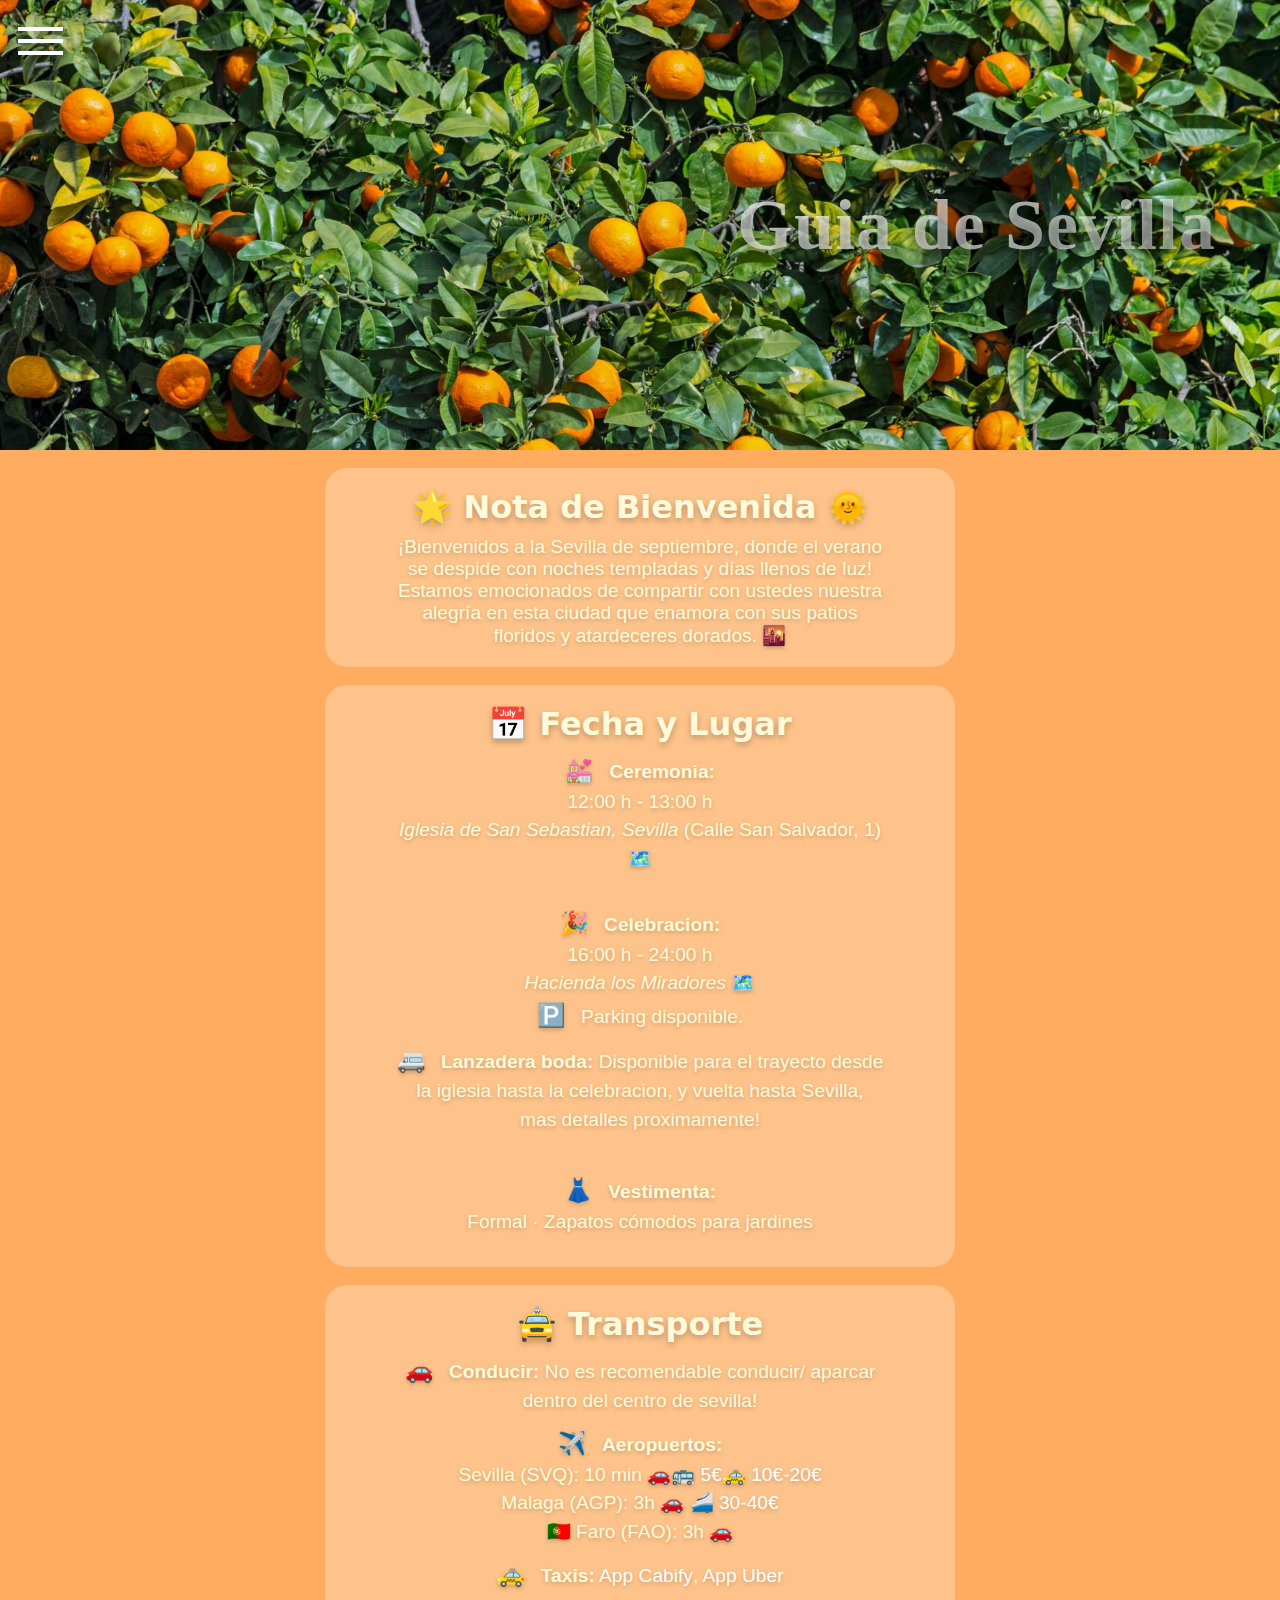
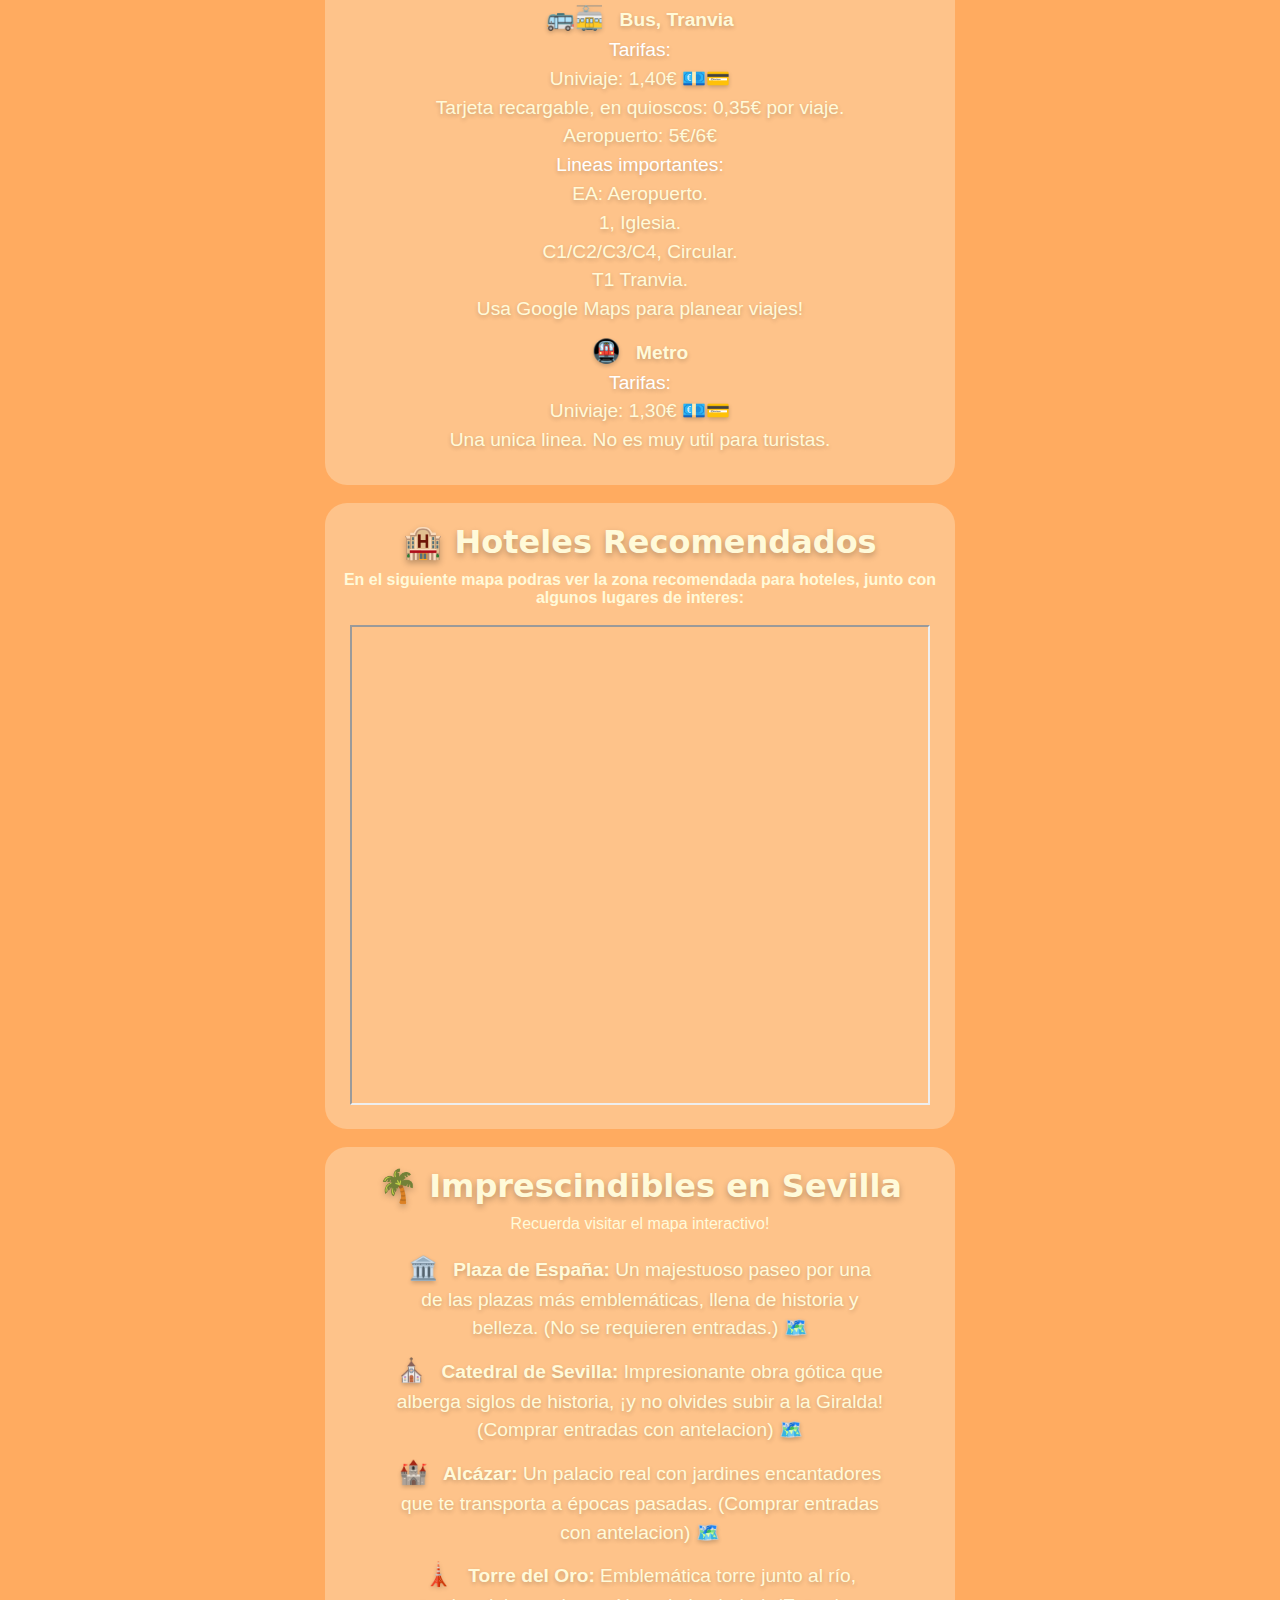
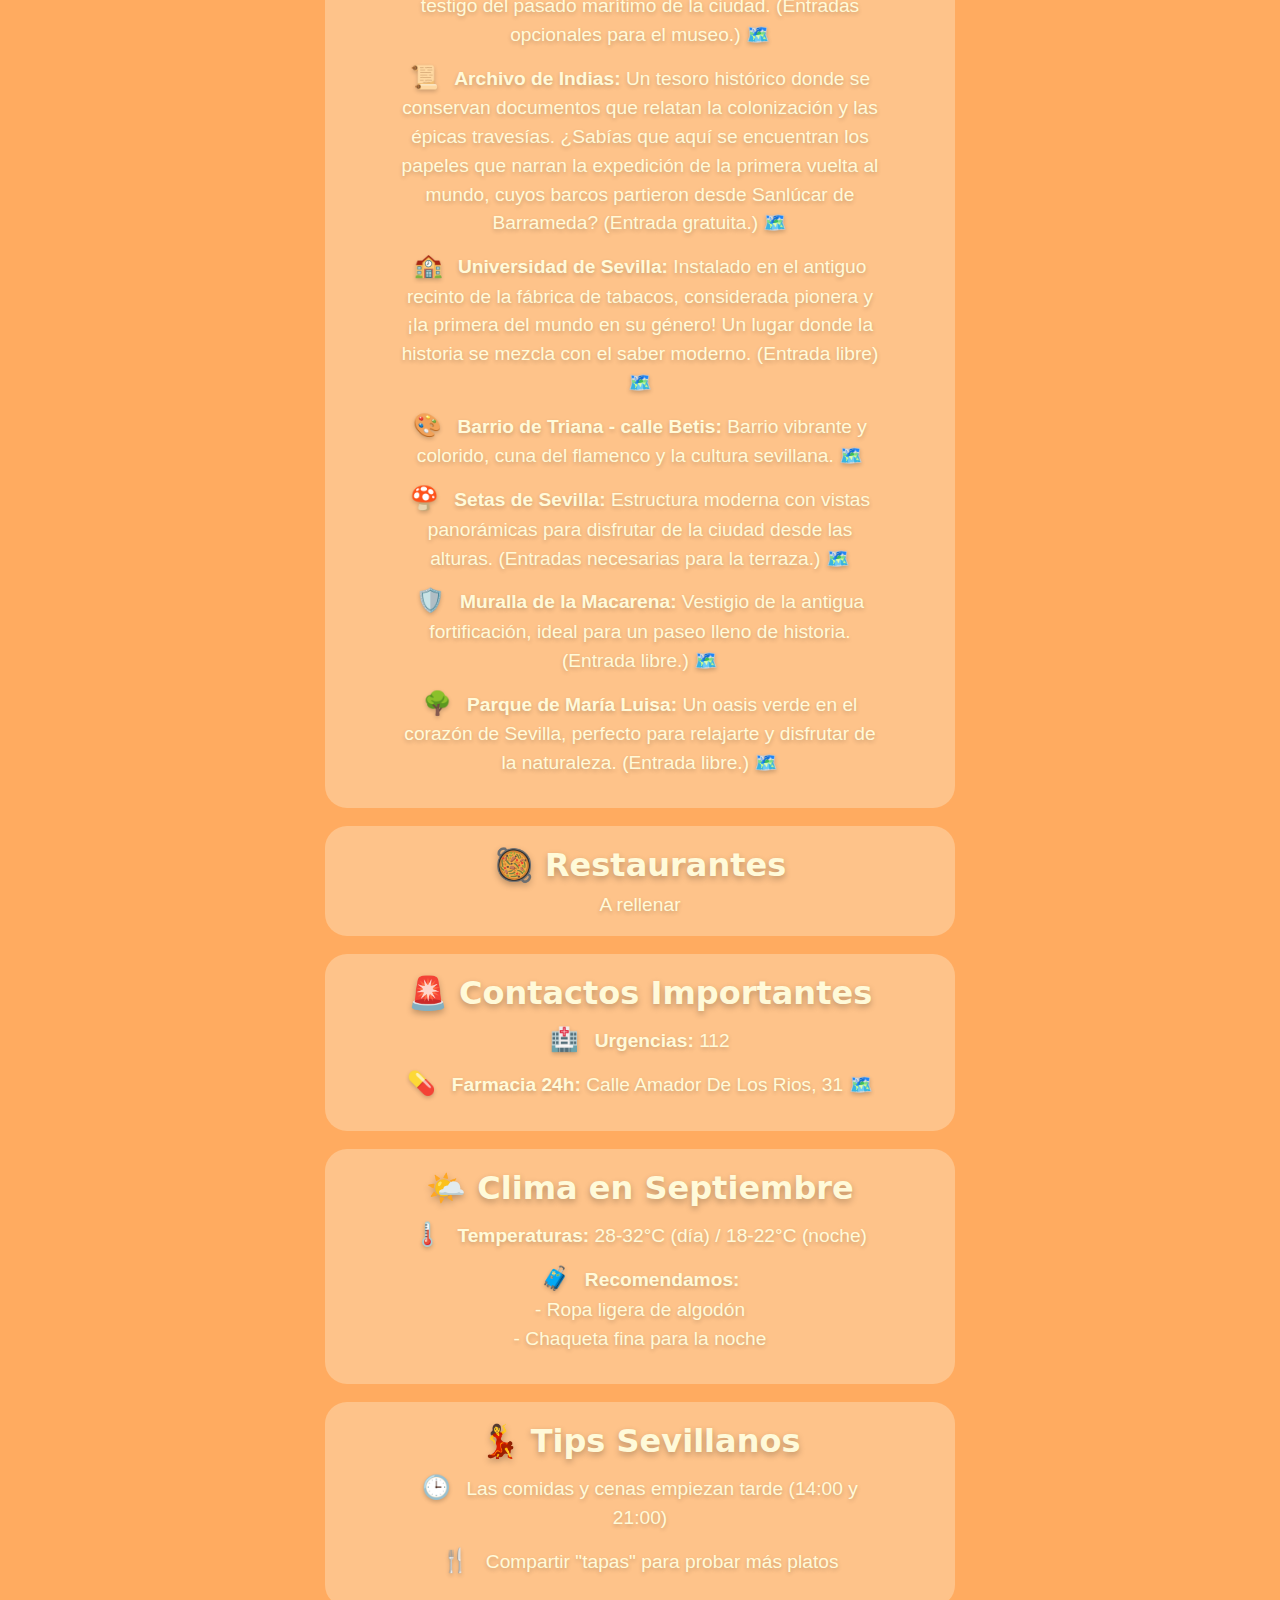
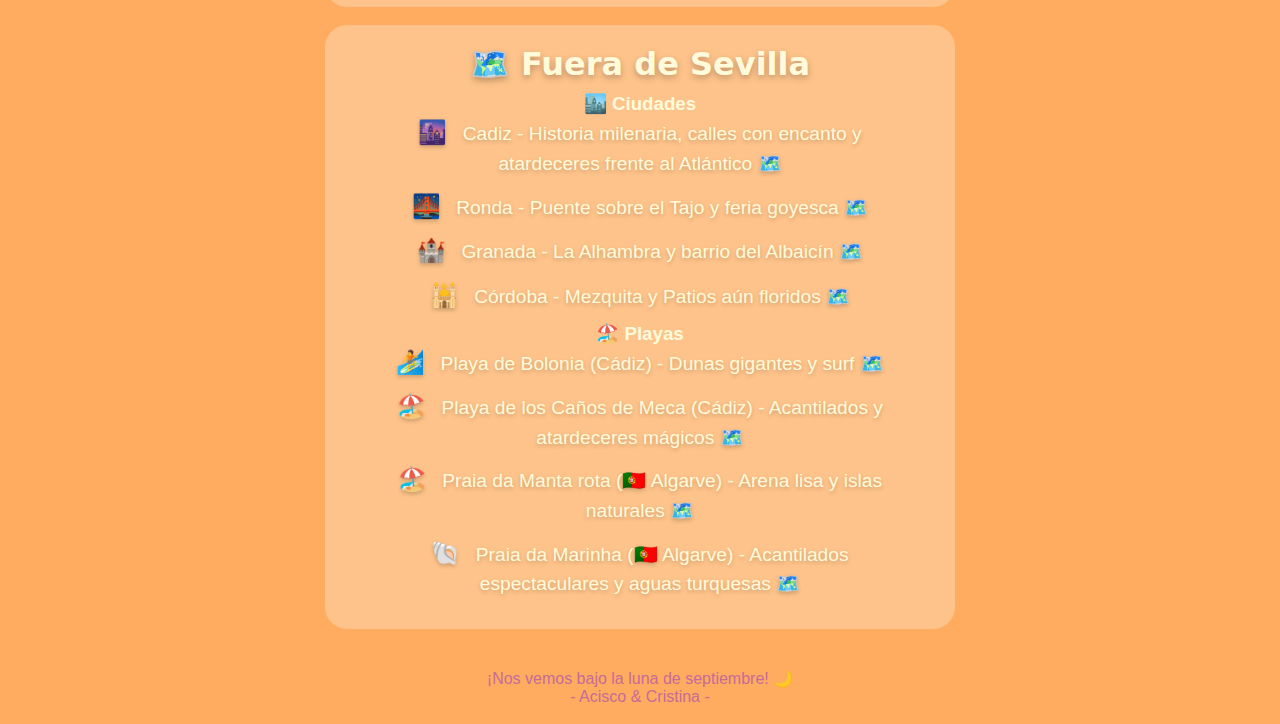
<file: index.html>
<!DOCTYPE html>
<html lang="en">
<head>
    <meta charset="UTF-8">
    <meta name="viewport" content="width=device-width, initial-scale=1.0">
	<meta name="robots" content="noindex, nofollow">
    <title>Guia de Sevilla</title>
    <link rel="stylesheet" href="styles.css?version=2">
	<link href="https://fonts.googleapis.com/css2?family=Montserrat:wght@400;700&display=swap" rel="stylesheet">
</head>
<body>

    <!-- Header with a full-width image -->
    <header>
        <!--<img src="header-image.jpg" alt="Header Image" class="header-img">-->
        <h1>Guia de Sevilla</h1>
		
		<!-- Hidden checkbox that toggles the menu -->
		<input type="checkbox" id="menu-toggle" class="menu-toggle">
		  
		<!-- The label that acts as the hamburger icon -->
		<label for="menu-toggle" class="hamburger">
				<span></span>
				<span></span>
				<span></span>
		</label>
		<!-- The menu that should toggle on click -->
		<div id="menu">
			<ul>
				<li><a href="#section1">Bienvenida</a></li>
				<li><a href="#section2">Fecha y Lugar</a></li>
				<li><a href="#section3">Transporte</a></li>
				<li><a href="#section4">Hoteles Recomendados</a></li>
				<li><a href="#section5">Imprescindibles en Sevilla</a></li>
				<li><a href="#section6">Restaurantes</a></li>
				<li><a href="#section7">Contactos Importantes</a></li>
				<li><a href="#section8">Clima en Septiembre</a></li>
				<li><a href="#section9">Tips Sevillanos</a></li>
				<li><a href="#section10">Fuera de Sevilla</a></li>
			</ul>
		</div>
    </header>

    <!-- Sections -->
    <section id="section1">
        <h2>🌟 Nota de Bienvenida 🌞</h2>
        <p>¡Bienvenidos a la Sevilla de septiembre, donde el verano se despide con noches templadas y días llenos de luz! Estamos emocionados de compartir con ustedes nuestra alegría en esta ciudad que enamora con sus patios floridos y atardeceres dorados. 🌇</p>
    </section>

    <section id="section2">
        <h2>📅 Fecha y Lugar</h2>
        <ul>
            <li><span class="emoji">💒</span> <strong>Ceremonia:</strong><br>
                12:00 h - 13:00 h<br>
                <em>Iglesia de San Sebastian, Sevilla</em> (Calle San Salvador, 1) <a href="https://maps.app.goo.gl/VKtkpZ27JMZus1kQ8" target="_blank" rel="noopener">🗺️</a>
            </li>
			<div class="empty-space"></div> <!-- Línea vacía -->
            <li><span class="emoji">🎉</span> <strong>Celebracion:</strong><br>
                16:00 h - 24:00 h<br>
                <em>Hacienda los Miradores</em> <a href="https://maps.app.goo.gl/Ryi91n283BiigjoL8" target="_blank" rel="noopener">🗺️</a> <br>
				<span class="emoji">🅿️</span> Parking disponible. <br>
            </li>
			<li><span class="emoji">🚐</span> <strong>Lanzadera boda:</strong> Disponible para el trayecto desde la iglesia hasta la celebracion, y vuelta hasta Sevilla, mas detalles proximamente!
			<div class="empty-space"></div> <!-- Línea vacía -->
            <li><span class="emoji">👗</span> <strong>Vestimenta:</strong><br>
                Formal · Zapatos cómodos para jardines
            </li>
        </ul>
    </section>

    <section id="section3">
        <h2>🚖 Transporte</h2>
        <ul>
			<li><span class="emoji">🚗</span> <strong>Conducir:</strong> No es recomendable conducir/ aparcar dentro del centro de sevilla!</li>
			
			<li><span class="emoji">✈️</span> <strong>Aeropuertos:</strong><br> Sevilla (SVQ): 10 min <a href="https://maps.app.goo.gl/8rUDzhVm1Suhu2Lx5" target="_blank" rel="noopener">🚗️</a><a href="https://www.tussam.es/es/descubre-sevilla/llegada-desde-aeropuerto-o-estaciones-de-tren" target="_blank" rel="noopener">🚌 5€</a><a href="https://m.uber.com/go/product-selection?drop%5B0%5D=%7B%22addressLine1%22%3A%22Seville%22%2C%22addressLine2%22%3A%22%22%2C%22id%22%3A%22ChIJkWK-FBFsEg0RSFb-HGIY8DQ%22%2C%22source%22%3A%22SEARCH%22%2C%22latitude%22%3A37.3890924%2C%22longitude%22%3A-5.9844589%2C%22provider%22%3A%22google_places%22%7D&effect=&marketing_vistor_id=fc230f00-974c-441b-b437-be9846e18e88&pickup=%7B%22addressLine1%22%3A%22Seville%20Airport%22%2C%22addressLine2%22%3A%22A-4%2C%20Km.%20532%2C%2041020%20Sevilla%22%2C%22id%22%3A%22ChIJuZuEjRxmEg0ROif7oHd-UgE%22%2C%22source%22%3A%22SEARCH%22%2C%22latitude%22%3A37.4202698%2C%22longitude%22%3A-5.890793999999999%2C%22provider%22%3A%22google_places%22%7D&uclick_id=d700211d-106d-40fb-ac97-ba150b295dab&vehicle=20012933" target="_blank" rel="noopener">🚕 10€-20€</a><br> Malaga (AGP): 3h <a href="https://maps.app.goo.gl/a8CyFUrdaFUNZMTp9" target="_blank" rel="noopener">🚗️</a> <a href="https://www.rome2rio.com/map/Malaga-Airport-AGP/Sevilla-Santa-Justa-Station" target="_blank" rel="noopener">🚄 30-40€</a><br> 🇵🇹 Faro (FAO): 3h <a href="https://maps.app.goo.gl/846wFJMRHuepaYfH7" target="_blank" rel="noopener">🚗️</a></li>
			
            <li><span class="emoji">🚕</span> <strong>Taxis:</strong> <a href="https://cabify.com/es/pasajeros" target="_blank" rel="noopener">App Cabify</a>, <a href="https://www.uber.com/" target="_blank" rel="noopener">App Uber</a></li>
			
            <li><span class="emoji">🚌🚋</span> <strong>Bus, Tranvia</strong> <br><a href="https://www.tussam.es/es/titulos-de-viajes" target="_blank" rel="noopener">Tarifas:</a><br> Univiaje: 1,40€ 💶💳<br> Tarjeta recargable, en quioscos: 0,35€ por viaje.<br>Aeropuerto: 5€/6€<br><a href="https://reddelineas.tussam.es/" target="_blank" rel="noopener">Lineas importantes:</a> <br>EA: Aeropuerto.<br> 1, Iglesia.<br> C1/C2/C3/C4, Circular.<br> T1 Tranvia.<br> Usa Google Maps para planear viajes!</li>
			
			<li><span class="emoji">🚇</span> <strong>Metro</strong> <br><a href="https://www.metro-sevilla.es/horarios-y-tarifas?section=titulosMetro" target="_blank" rel="noopener">Tarifas:</a><br> Univiaje: 1,30€ 💶💳<br> Una unica linea. No es muy util para turistas.</li>
        </ul>
    </section>
	
    <section id="section4">
        <h2>🏨 Hoteles Recomendados</h2>
        <ul>
            <strong>En el siguiente mapa podras ver la zona recomendada para hoteles, junto con algunos lugares de interes:</strong></li><br>
			<br>
			<iframe src="https://www.google.com/maps/d/u/0/embed?mid=1JQHb0aJ6UpU_ex23Xc8X5xByTa10Ecs&ehbc=2E312F&noprof=1" width=95% height="480"></iframe>

        </ul>
    </section>
	
    <section id="section5">
        <h2>🌴 Imprescindibles en Sevilla</h2>
		Recuerda visitar el mapa interactivo!<br><br>
        <ul>
		  <li>
			<span class="emoji">🏛️</span> 
			<strong>Plaza de España:</strong> Un majestuoso paseo por una de las plazas más emblemáticas, llena de historia y belleza. (No se requieren entradas.) <a href="https://maps.app.goo.gl/PpTKyFo4n8JFUYuQA" target="_blank" rel="noopener">🗺️</a>
		  </li>
		  <li>
			<span class="emoji">⛪</span> 
			<strong>Catedral de Sevilla:</strong> Impresionante obra gótica que alberga siglos de historia, ¡y no olvides subir a la Giralda! (Comprar entradas con antelacion) <a href="https://maps.app.goo.gl/U1rnpYKa9TcDcmGB7" target="_blank" rel="noopener">🗺️</a>
		  </li>
		  <li>
			<span class="emoji">🏰</span> 
			<strong>Alcázar:</strong> Un palacio real con jardines encantadores que te transporta a épocas pasadas. (Comprar entradas con antelacion) <a href="https://maps.app.goo.gl/34vsxck5dGnnrdoV9" target="_blank" rel="noopener">🗺️</a>
		  </li>
		  <li>
			<span class="emoji">🗼</span> 
			<strong>Torre del Oro:</strong> Emblemática torre junto al río, testigo del pasado marítimo de la ciudad. (Entradas opcionales para el museo.) <a href="https://maps.app.goo.gl/jfhhCygCYrTP4DX27" target="_blank" rel="noopener">🗺️</a>
		  </li>
		  <li>
			<span class="emoji">📜</span> 
			<strong>Archivo de Indias:</strong> Un tesoro histórico donde se conservan documentos que relatan la colonización y las épicas travesías. ¿Sabías que aquí se encuentran los papeles que narran la expedición de la primera vuelta al mundo, cuyos barcos partieron desde Sanlúcar de Barrameda? (Entrada gratuita.) <a href="https://maps.app.goo.gl/8uBSUqzfNo191emv8" target="_blank" rel="noopener">🗺️</a>
		  </li>
		  <li>
			<span class="emoji">🏫</span> 
			<strong>Universidad de Sevilla:</strong> Instalado en el antiguo recinto de la fábrica de tabacos, considerada pionera y ¡la primera del mundo en su género! Un lugar donde la historia se mezcla con el saber moderno. (Entrada libre) <a href="https://maps.app.goo.gl/BEvvQs1ZDMNqZF4w7" target="_blank" rel="noopener">🗺️</a>
		  </li>
		  <li>
			<span class="emoji">🎨</span> 
			<strong>Barrio de Triana - calle Betis:</strong> Barrio vibrante y colorido, cuna del flamenco y la cultura sevillana. <a href="https://maps.app.goo.gl/u9aBLQLVDXsDPdvi6" target="_blank" rel="noopener">🗺️</a>
		  </li>
		  <li>
			<span class="emoji">🍄</span> 
			<strong>Setas de Sevilla:</strong> Estructura moderna con vistas panorámicas para disfrutar de la ciudad desde las alturas. (Entradas necesarias para la terraza.) <a href="https://maps.app.goo.gl/WZYkPk53Ek3qC8eM6" target="_blank" rel="noopener">🗺️</a>
		  </li>
		  <li>
			<span class="emoji">🛡️</span> 
			<strong>Muralla de la Macarena:</strong> Vestigio de la antigua fortificación, ideal para un paseo lleno de historia. (Entrada libre.) <a href="https://maps.app.goo.gl/vHFwpkQrkmbDA8Pq8" target="_blank" rel="noopener">🗺️</a>
		  </li>
		  <li>
			<span class="emoji">🌳</span> 
			<strong>Parque de María Luisa:</strong> Un oasis verde en el corazón de Sevilla, perfecto para relajarte y disfrutar de la naturaleza. (Entrada libre.) <a href="https://maps.app.goo.gl/zGrWH4vaL2bvSTbN7" target="_blank" rel="noopener">🗺️</a>
		  </li>
		</ul>

    </section>
	
    <section id="section6">
        <h2>🥘 Restaurantes</h2>
        <p>A rellenar</p>
    </section>

    <section id="section7">
        <h2>🚨 Contactos Importantes</h2>
        <ul>
            <li><span class="emoji">🏥</span> <strong>Urgencias:</strong> 112</li>
            <li><span class="emoji">💊</span> <strong>Farmacia 24h:</strong> Calle Amador De Los Rios, 31 <a href="https://maps.app.goo.gl/ZgZHJ9QsTEwF8u6Z6" target="_blank" rel="noopener">🗺️</a> </li>
        </ul>
    </section>
	
    <section id="section8">
        <h2>🌤️ Clima en Septiembre</h2>
        <ul>
            <li><span class="emoji">🌡️</span> <strong>Temperaturas:</strong> 28-32°C (día) / 18-22°C (noche)</li>
            <li><span class="emoji">🧳</span> <strong>Recomendamos:</strong><br>
                - Ropa ligera de algodón<br>
                - Chaqueta fina para la noche<br>
            </li>
        </ul>
    </section>
	
    <section id="section9">
        <h2>💃 Tips Sevillanos</h2>
        <ul>
            <li><span class="emoji">🕒</span> Las comidas y cenas empiezan tarde (14:00 y 21:00)</li>
            <li><span class="emoji">🍴</span> Compartir "tapas" para probar más platos</li>
        </ul>
    </section>
	
	<section id="section10">
		<h2>🗺️ Fuera de Sevilla</h2>
			<h3>🏙️ Ciudades</h3>
			<ul>
				<li><span class="emoji">🌆</span> Cadiz - Historia milenaria, calles con encanto y atardeceres frente al Atlántico <a href="https://maps.app.goo.gl/YbXwtVFkMyCLdAbR7" target="_blank" rel="noopener">🗺️</a></li>
				<li><span class="emoji">🌉</span> Ronda - Puente sobre el Tajo y feria goyesca <a href="https://maps.app.goo.gl/q6cffmxgVaCVmLYH7" target="_blank" rel="noopener">🗺️</a></li>
				<li><span class="emoji">🏰</span> Granada - La Alhambra y barrio del Albaicín <a href="https://maps.app.goo.gl/p3HSpZpqYSdxg3ux5" target="_blank" rel="noopener">🗺️</a></li>
				<li><span class="emoji">🕌</span> Córdoba - Mezquita y Patios aún floridos <a href="https://maps.app.goo.gl/96tP4AA4t59HgaLC7" target="_blank" rel="noopener">🗺️</a></li>
			</ul>

			<h3>🏖️ Playas</h3>
			<ul>
				<li><span class="emoji">🏄</span> Playa de Bolonia (Cádiz) - Dunas gigantes y surf <a href="https://maps.app.goo.gl/RnjB3QEhEYDNWbBk6" target="_blank" rel="noopener">🗺️</a></li>
				<li><span class="emoji">🏖️</span> Playa de los Caños de Meca (Cádiz) - Acantilados y atardeceres mágicos <a href="https://maps.app.goo.gl/UqfH69W2UYn5sRxu8" target="_blank" rel="noopener">🗺️</a></li>
				<li><span class="emoji">🏖️</span> Praia da Manta rota (🇵🇹 Algarve) - Arena lisa y islas naturales <a href="https://maps.app.goo.gl/5YT4zxVvSD1xwbvZ6" target="_blank" rel="noopener">🗺️</a></li>
				<li><span class="emoji">🐚</span> Praia da Marinha (🇵🇹 Algarve) - Acantilados espectaculares y aguas turquesas <a href="https://maps.app.goo.gl/2ZEavq3sDneb84BQ8" target="_blank" rel="noopener">🗺️</a></li>
			</ul>
	</section>
	
    <footer style="text-align: center; margin-top: 40px; color: #c76b98;">
        <p>¡Nos vemos bajo la luna de septiembre! 🌙<br>
        - Acisco & Cristina -</p>
		<br>
    </footer>
</body>
</html>
</file>
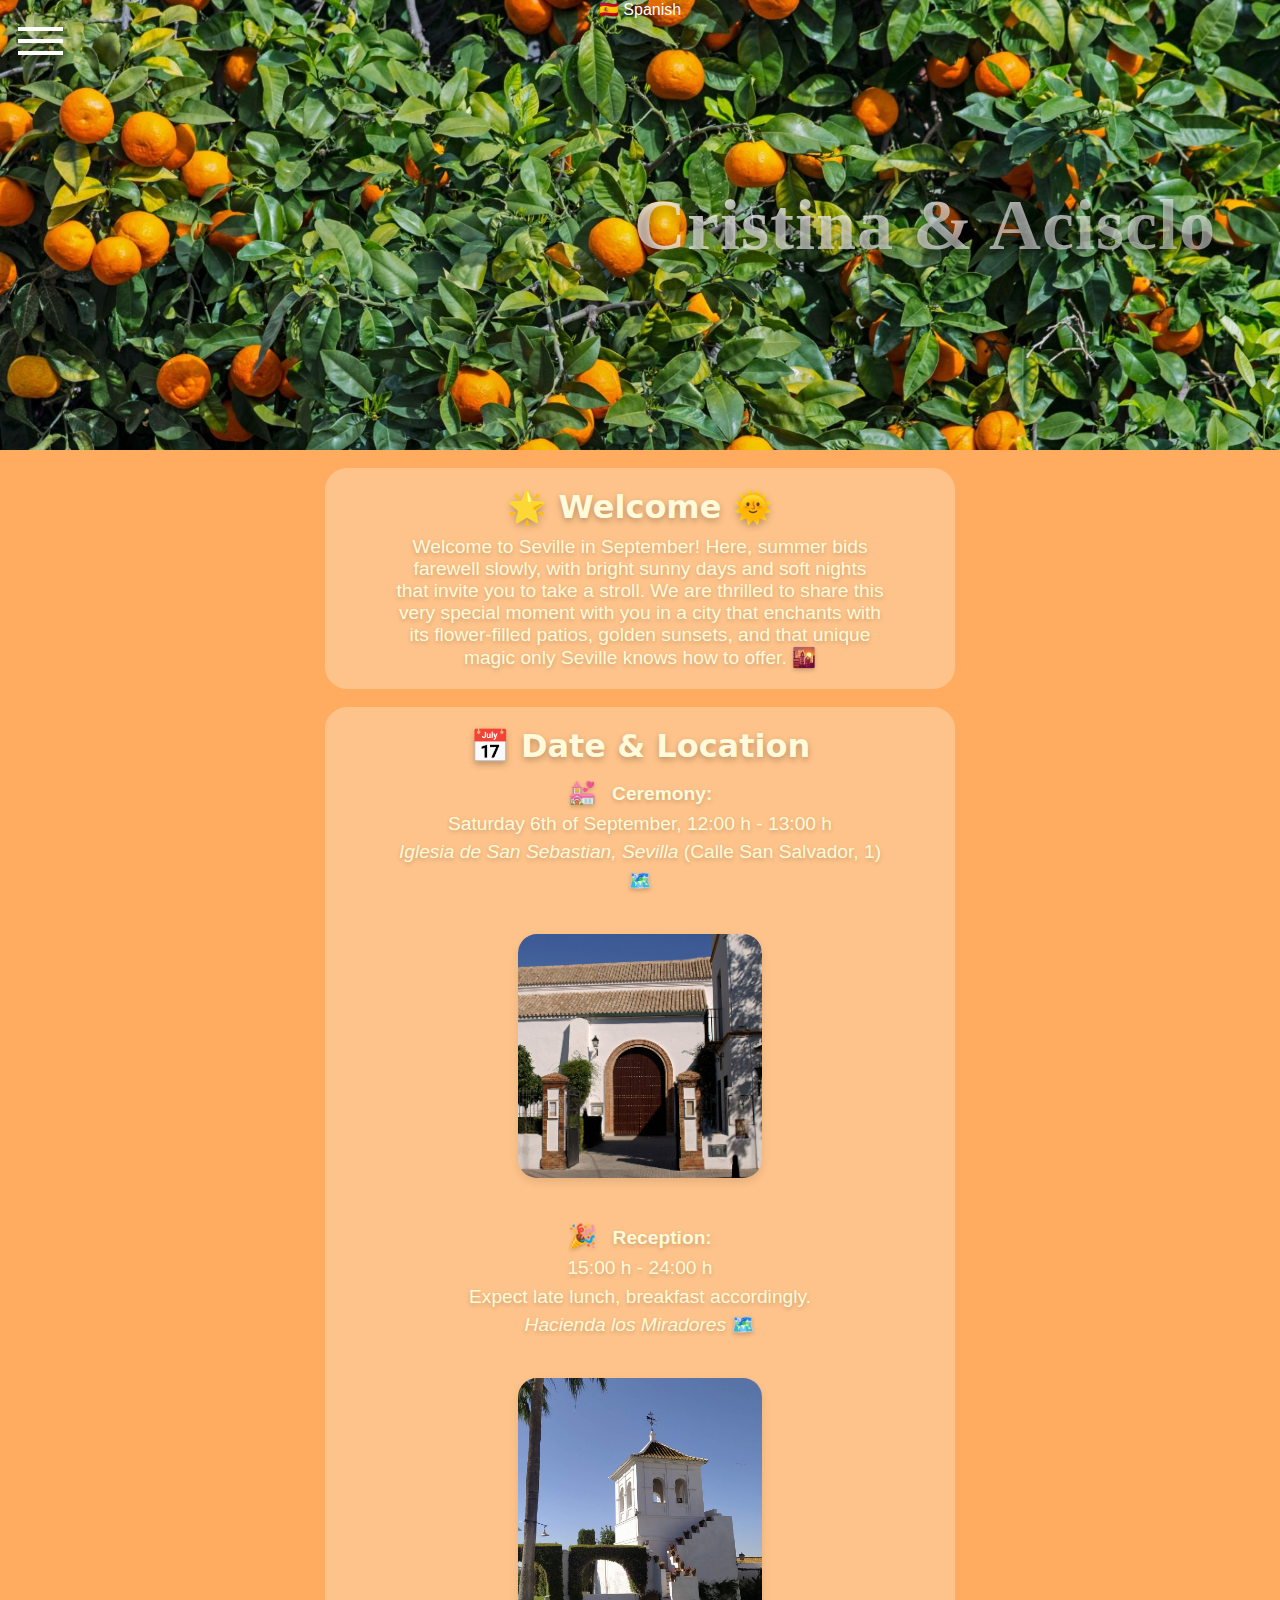
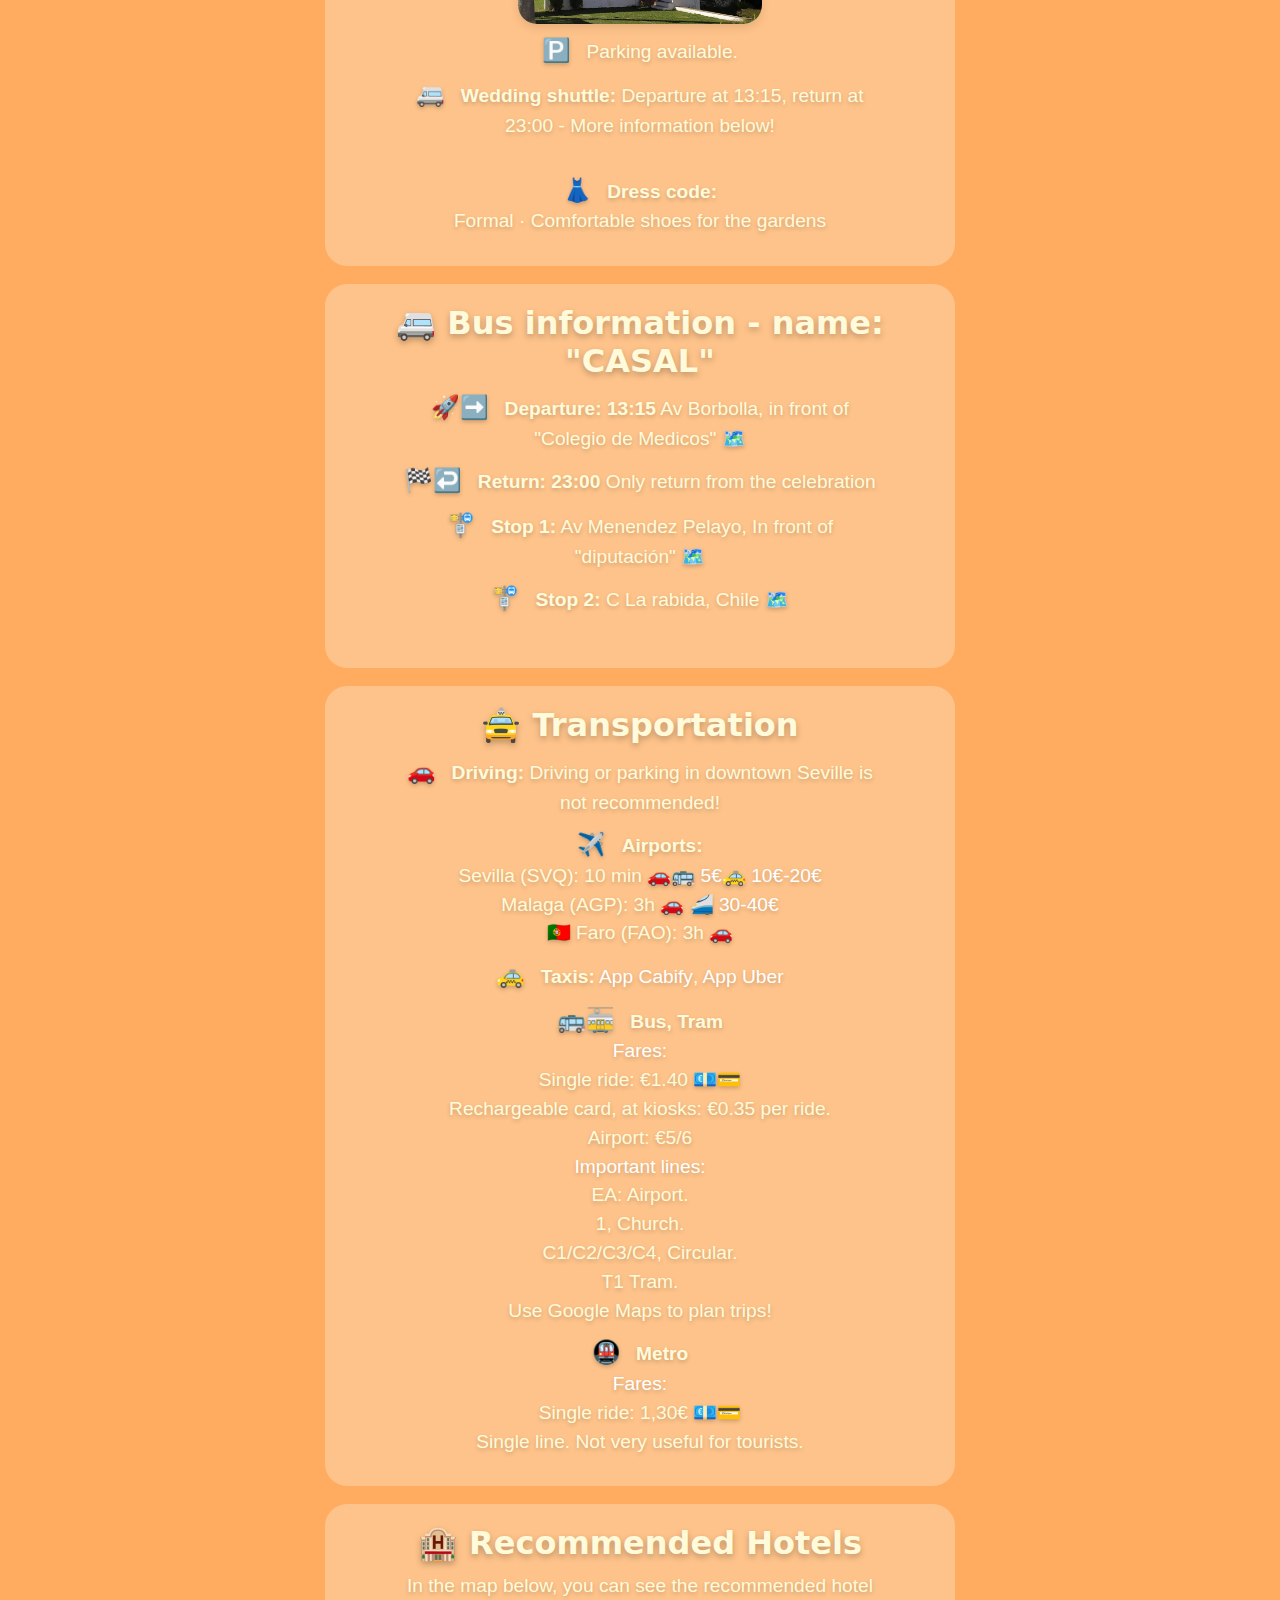
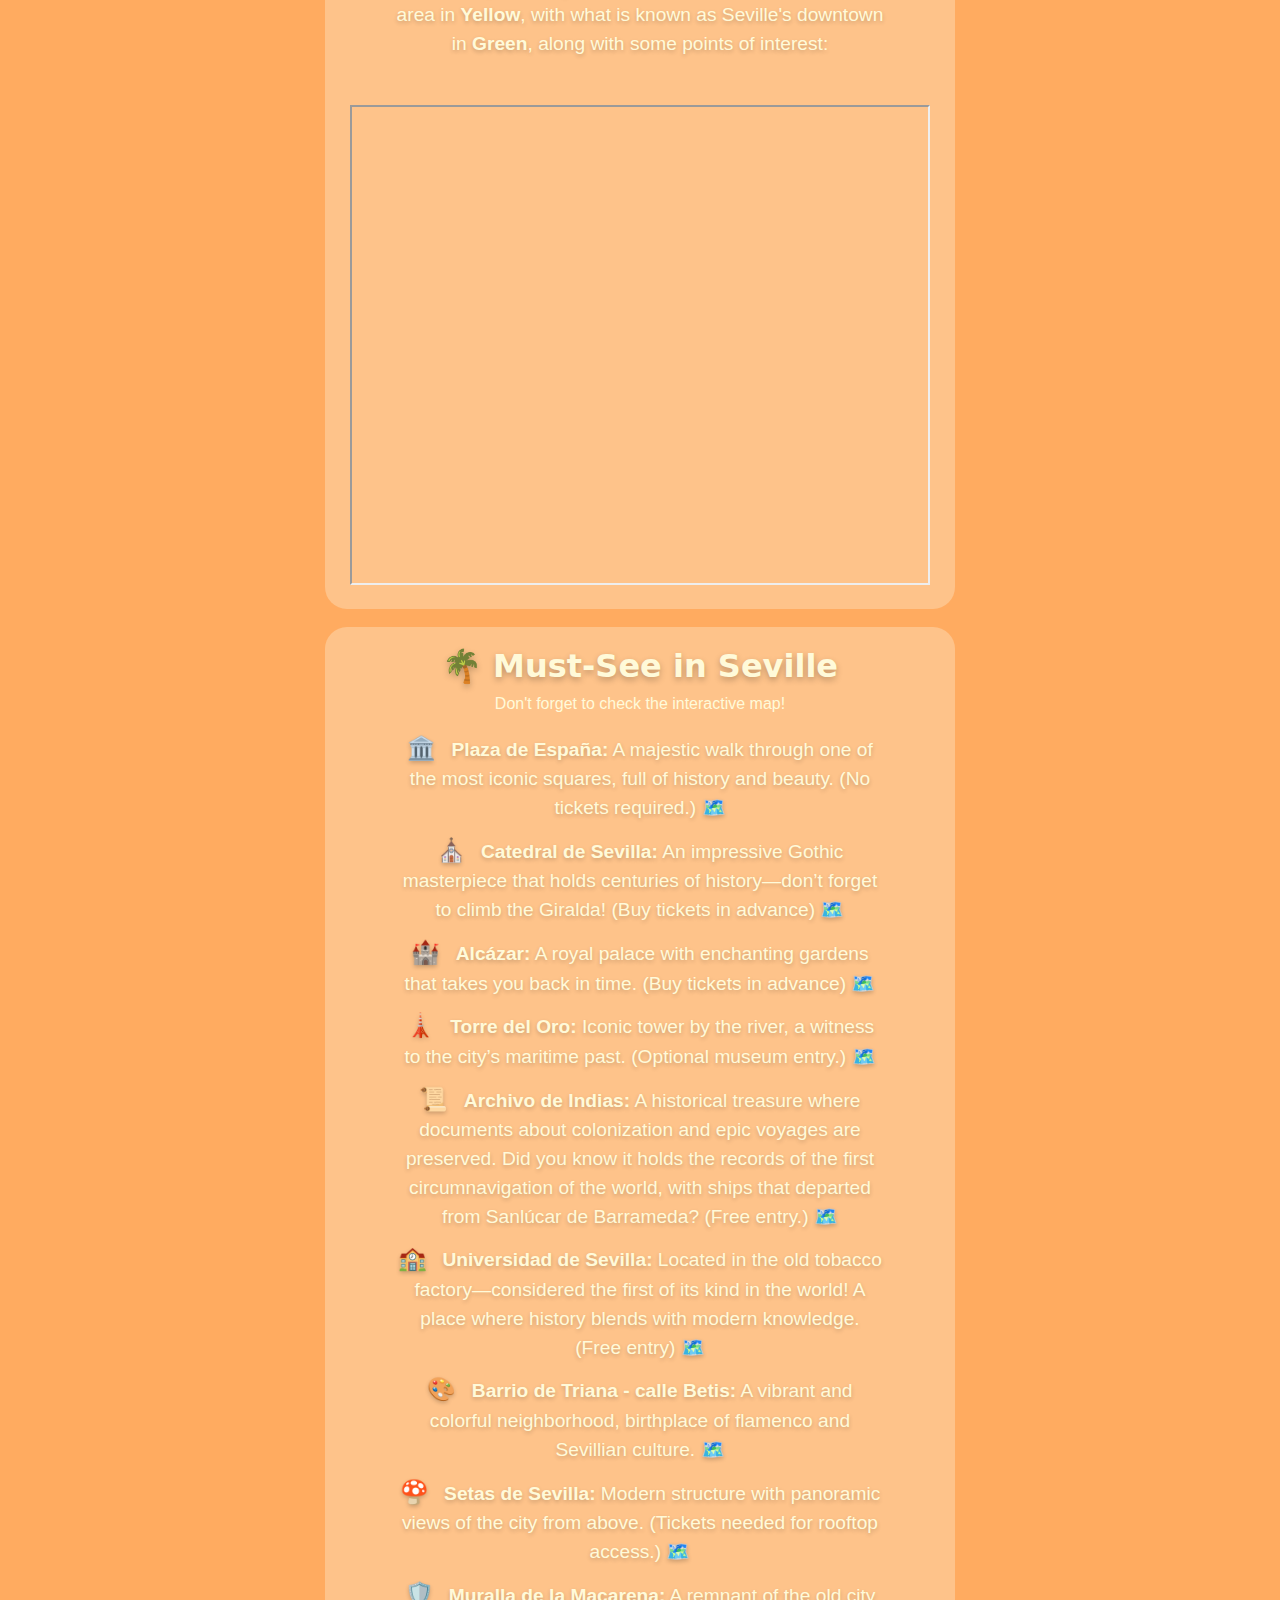
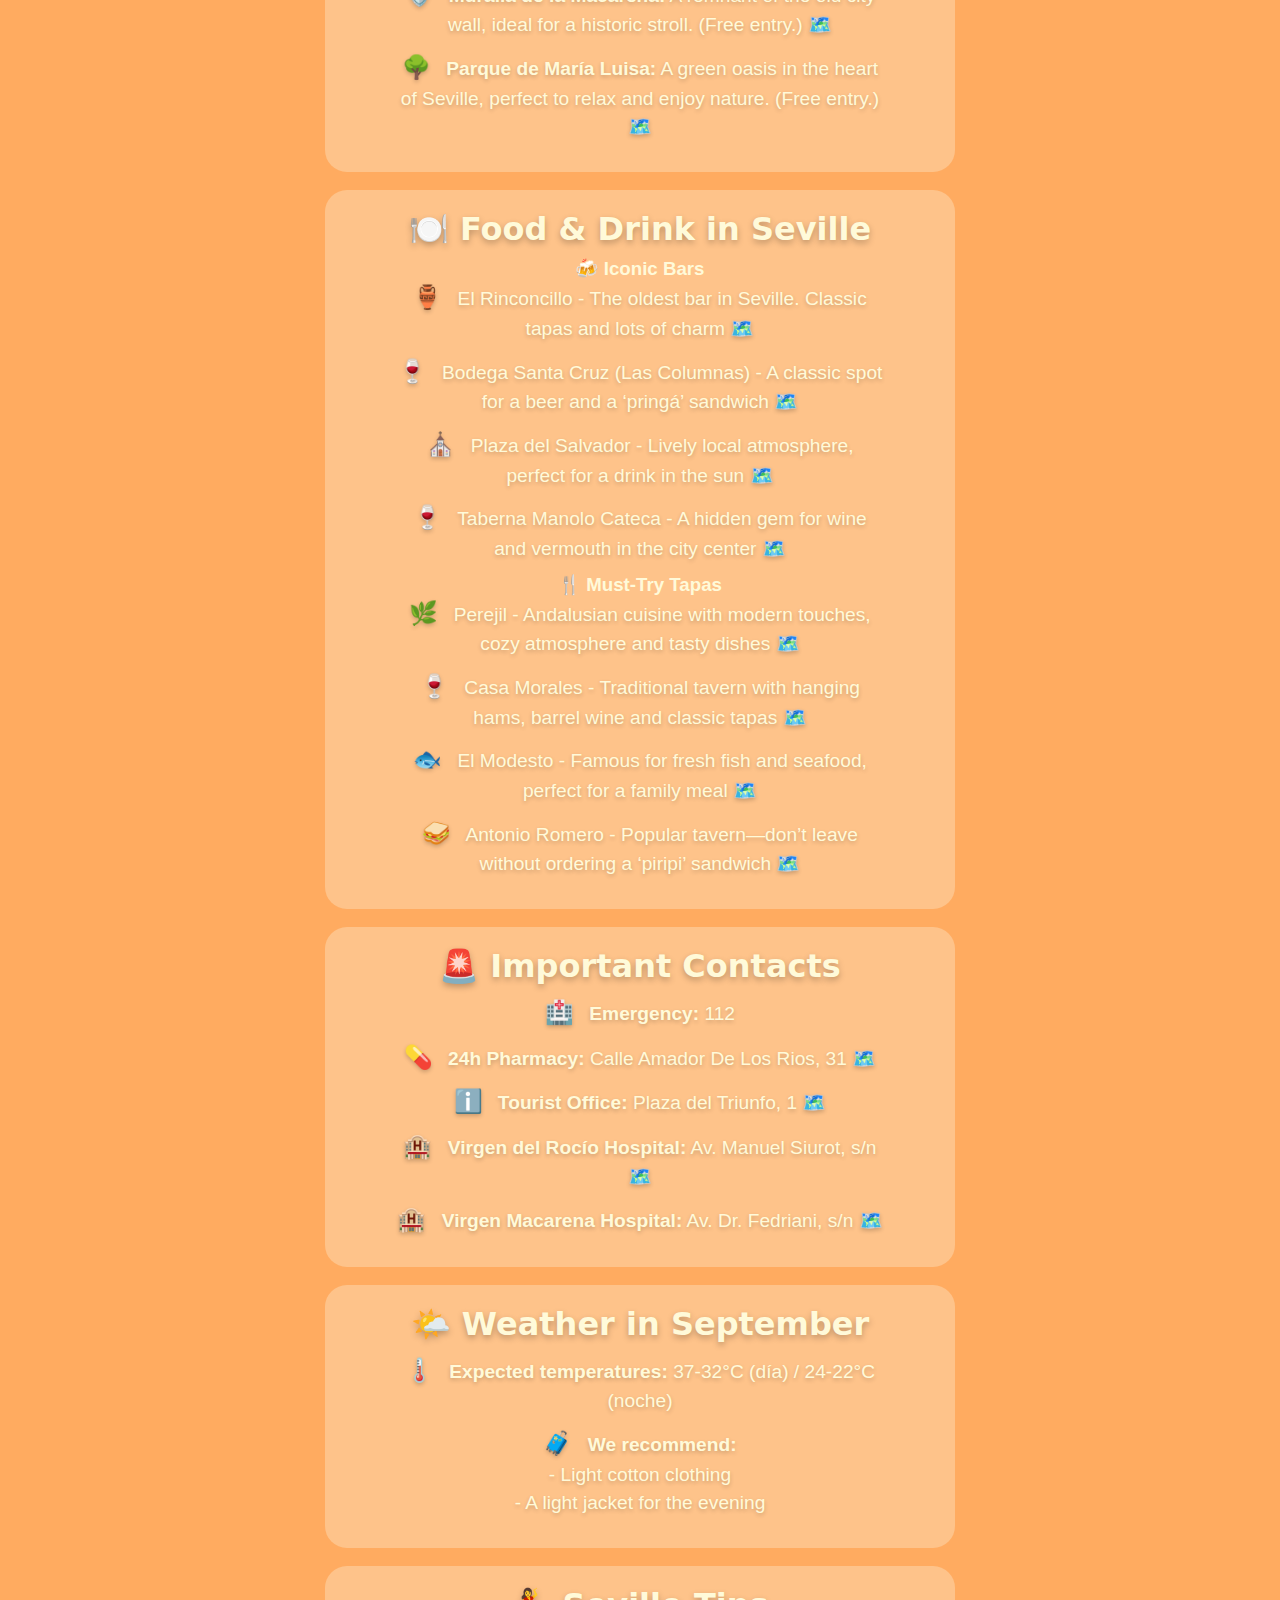
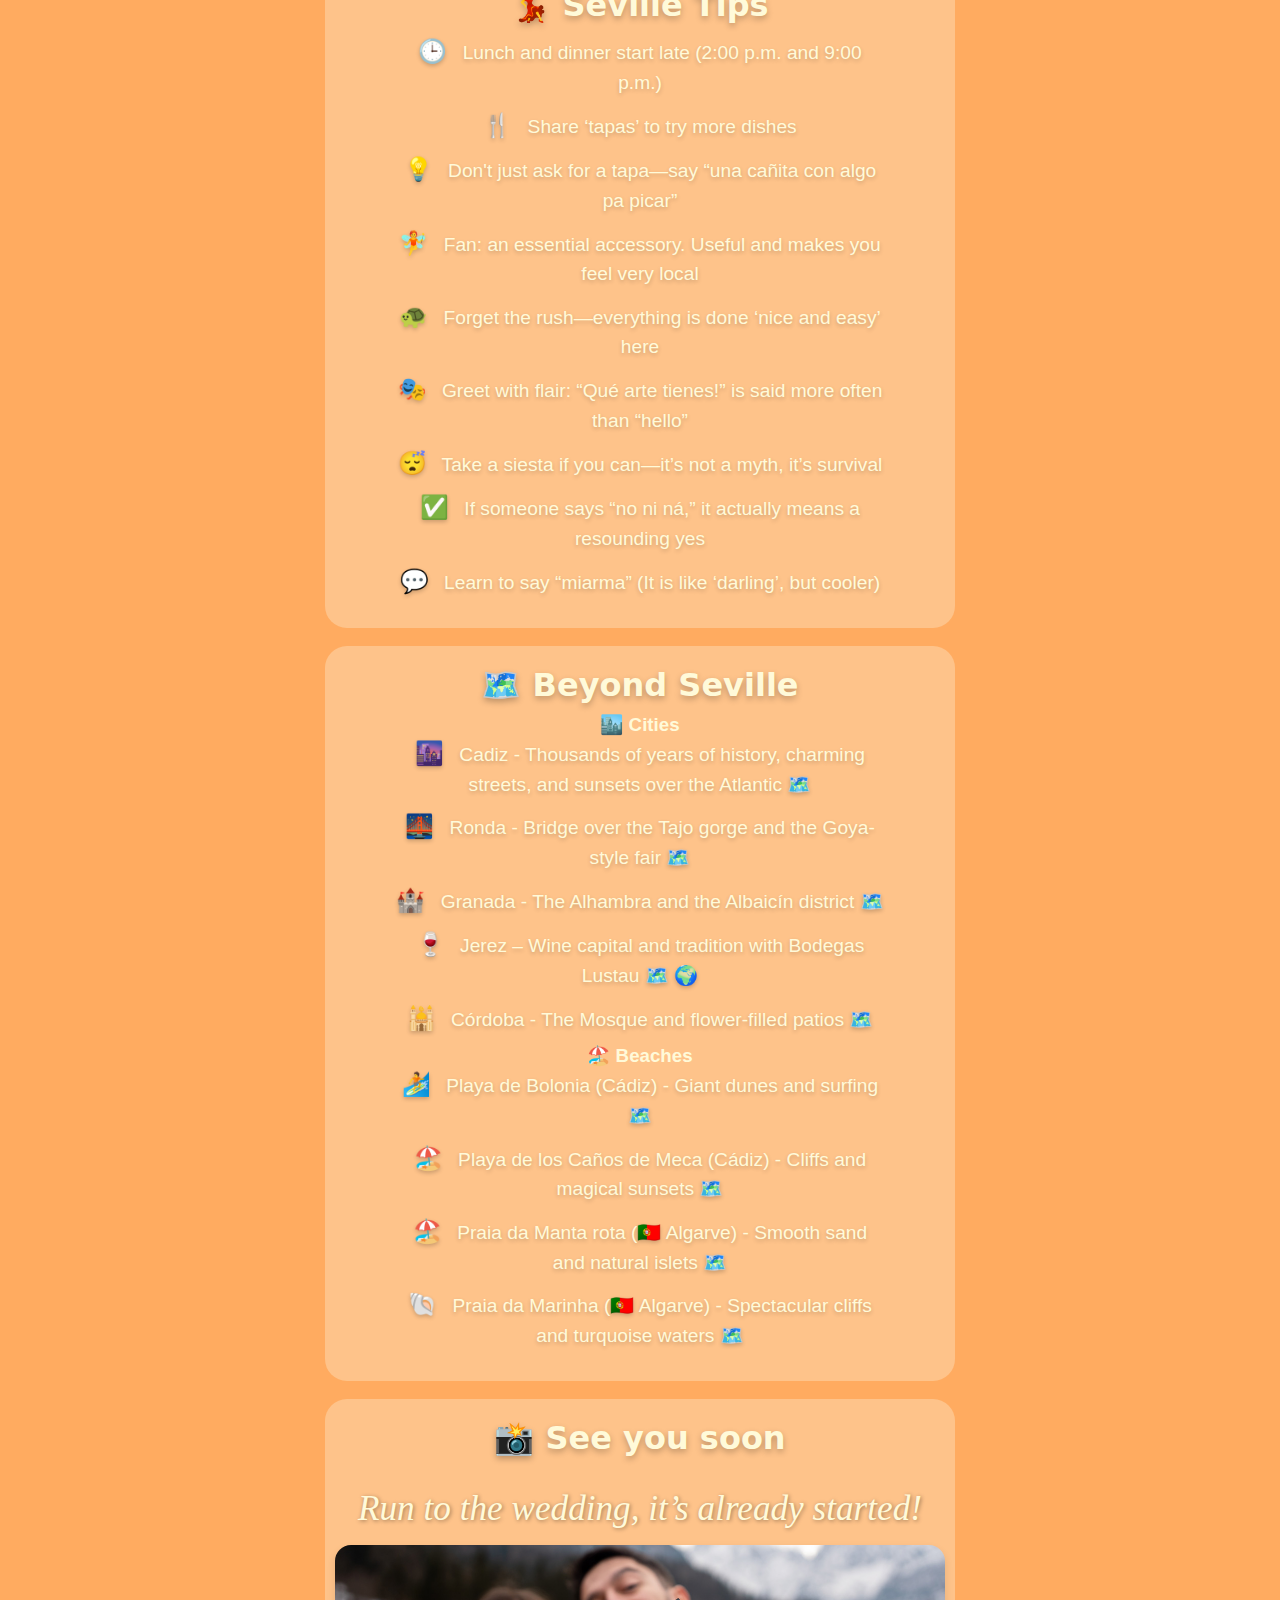
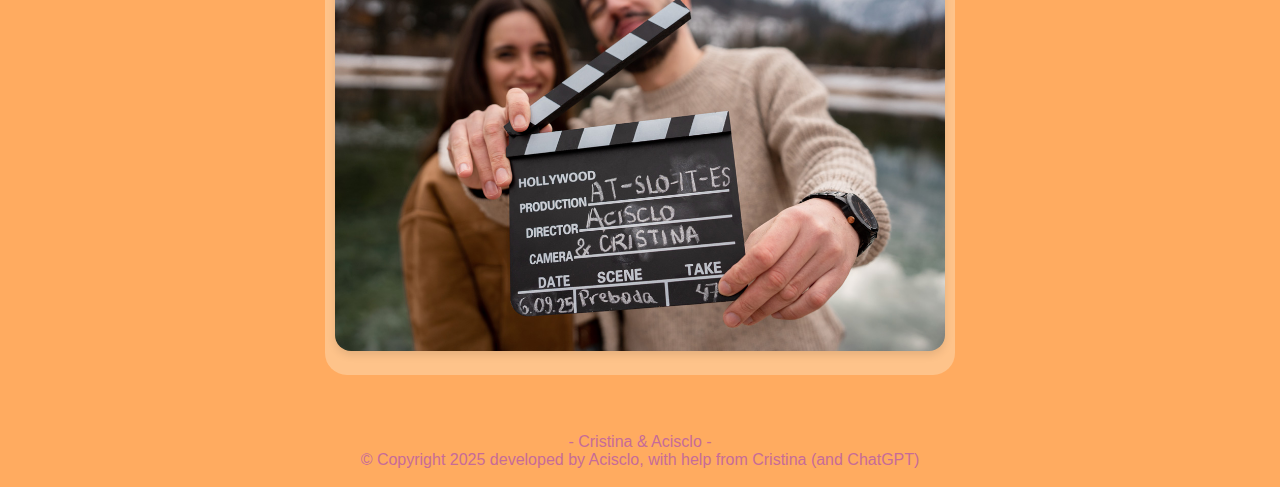
<file: en/index.html>
<!DOCTYPE html>
<html lang="en">
<head>
    <meta charset="UTF-8">
    <meta name="viewport" content="width=device-width, initial-scale=1.0">
	<meta name="robots" content="noindex, nofollow">
    <title>Cristina & Acisclo</title>
	<link rel="stylesheet" href="../styles.css?version=2">
	<link rel="icon" href="../favicon.ico" type="image/x-icon">
	
<meta property="og:title" content="We're getting married! Cristina & Acisclo" />
<meta property="og:description" content="All the information about our wedding in Seville: schedule, locations, and more." />
<meta property="og:image" content="https://cristinayacisclosecasan.com/preview.jpg" />
<meta property="og:url" content="https://cristinayacisclosecasan.com/" />
<meta property="og:type" content="website" />
<meta name="twitter:card" content="summary_large_image" />
</head>
<body>

    <!-- Header with a full-width image -->
    <header>
        
        <h1>Cristina & Acisclo</h1>
		
		<!-- Hidden checkbox that toggles the menu -->
		<input type="checkbox" id="menu-toggle" class="menu-toggle">
		  
		<!-- The label that acts as the hamburger icon -->
		<label for="menu-toggle" class="hamburger">
				<span></span>
				<span></span>
				<span></span>
		</label>
		<!-- RSVP Button in header -->
		<!--<a href="../rsvp.html" class="rsvp-button rsvp-in-header">RSVP</a>
		
		<!-- Language Switcher -->
		<nav class="lang-switcher">
			<a href="../index.html" hreflang="es">🇪🇸 Spanish</a>  
			<!--<a href="en/index.html" hreflang="en">🇬🇧 English󠁧󠁢󠁥󠁮󠁧󠁿</a>-->
		</nav>
		
		<!-- The menu that should toggle on click -->
		<div id="menu">
			<ul>
				<li><a href="#section1">Welcome</a></li>
				<li><a href="#section2">Date & Location</a></li>
				<li><a href="#section-rsvp">Bus</a></li>
				<li><a href="#section3">Transportation</a></li>
				<li><a href="#section4">Recommended Hotels</a></li>
				<li><a href="#section5">Must-See in Seville</a></li>
				<li><a href="#section6">Food & Drink</a></li>
				<li><a href="#section7">Important Contacts</a></li>
				<li><a href="#section8">Weather in September</a></li>
				<li><a href="#section9">Seville Tips</a></li>
				<li><a href="#section10">Beyond Seville</a></li>
			</ul>
		</div>
    </header>

    <!-- Sections -->
    <section id="section1">
        <h2>🌟 Welcome 🌞</h2>
        <p>Welcome to Seville in September!
Here, summer bids farewell slowly, with bright sunny days and soft nights that invite you to take a stroll. We are thrilled to share this very special moment with you in a city that enchants with its flower-filled patios, golden sunsets, and that unique magic only Seville knows how to offer. 🌇</p>
    </section>

    <section id="section2">
        <h2>📅 Date & Location</h2>
        <ul>
            <li><span class="emoji">💒</span> <strong>Ceremony:</strong><br>
                Saturday 6th of September, 12:00 h - 13:00 h<br>
                <em>Iglesia de San Sebastian, Sevilla</em> (Calle San Salvador, 1) <a href="https://maps.app.goo.gl/VKtkpZ27JMZus1kQ8" target="_blank" rel="noopener">🗺️
				<div class="empty-space"></div> <!-- Línea vacía -->
				<img src="../iglesia.jpg" alt="Iglesia" style="max-width: 50%; 50%; border-radius: 1em; box-shadow: 0 4px 8px rgba(0,0,0,0.1);"></a>
            </li>
			<div class="empty-space"></div> <!-- Línea vacía -->
            <li><span class="emoji">🎉</span> <strong>Reception:</strong><br>
                15:00 h - 24:00 h<br>
				Expect late lunch, breakfast accordingly.<br>
                <em>Hacienda los Miradores</em> <a href="https://maps.app.goo.gl/Ryi91n283BiigjoL8" target="_blank" rel="noopener">🗺️
			<div class="empty-space"></div> <!-- Línea vacía -->
			<img src="../celebracion.jpg" alt="Hacienda" style="max-width: 50%; 50%; border-radius: 1em; box-shadow: 0 4px 8px rgba(0,0,0,0.1);"></a> <br>
				<span class="emoji">🅿️</span> Parking available. <br>
				
            </li>
			<li><span class="emoji">🚐</span> <strong>Wedding shuttle:</strong> Departure at 13:15, return at 23:00 - More information below!

			</li>
			<div class="empty-space"></div> <!-- Línea vacía -->
            <li><span class="emoji">👗</span> <strong>Dress code:</strong><br>
                Formal · Comfortable shoes for the gardens
            </li>
        </ul>
    </section>

	<section id="section-rsvp">
		<h2>🚐 Bus information - name: "CASAL"</h2>
        <ul>
			<li><span class="emoji">🚀➡️</span> <strong>Departure: 13:15</strong> Av Borbolla, in front of "Colegio de Medicos" <a href="https://maps.app.goo.gl/t2G74JMeKVEzFNx27" target="_blank" rel="noopener">🗺️</a></li>
			
			<li><span class="emoji">🏁↩️</span> <strong>Return: 23:00</strong> Only return from the celebration</li>

			<li><span class="emoji">🚏</span> <strong>Stop 1:</strong> Av Menendez Pelayo, In front of "diputación" <a href="https://maps.app.goo.gl/T3HZMm6bgPQeHbGk8" target="_blank" rel="noopener">🗺️</a></li>

			<li><span class="emoji">🚏</span> <strong>Stop 2:</strong> C La rabida, Chile <a href="https://maps.app.goo.gl/1TzJVQyjtAMM9tgF8" target="_blank" rel="noopener">🗺️</a></li>
        </ul>
		<div class="empty-space"></div> <!-- Línea vacía -->
		<!--<a href="rsvp.html" class="rsvp-button">Confirmar asistencia</a>-->
	</section>


    <section id="section3">
        <h2>🚖 Transportation</h2>
        <ul>
			<li><span class="emoji">🚗</span> <strong>Driving:</strong> Driving or parking in downtown Seville is not recommended!</li>
			
			<li><span class="emoji">✈️</span> <strong>Airports:</strong><br> Sevilla (SVQ): 10 min <a href="https://maps.app.goo.gl/8rUDzhVm1Suhu2Lx5" target="_blank" rel="noopener">🚗️</a><a href="https://www.tussam.es/es/descubre-sevilla/llegada-desde-aeropuerto-o-estaciones-de-tren" target="_blank" rel="noopener">🚌 5€</a><a href="https://m.uber.com/go/product-selection?drop%5B0%5D=%7B%22addressLine1%22%3A%22Seville%22%2C%22addressLine2%22%3A%22%22%2C%22id%22%3A%22ChIJkWK-FBFsEg0RSFb-HGIY8DQ%22%2C%22source%22%3A%22SEARCH%22%2C%22latitude%22%3A37.3890924%2C%22longitude%22%3A-5.9844589%2C%22provider%22%3A%22google_places%22%7D&effect=&marketing_vistor_id=fc230f00-974c-441b-b437-be9846e18e88&pickup=%7B%22addressLine1%22%3A%22Seville%20Airport%22%2C%22addressLine2%22%3A%22A-4%2C%20Km.%20532%2C%2041020%20Sevilla%22%2C%22id%22%3A%22ChIJuZuEjRxmEg0ROif7oHd-UgE%22%2C%22source%22%3A%22SEARCH%22%2C%22latitude%22%3A37.4202698%2C%22longitude%22%3A-5.890793999999999%2C%22provider%22%3A%22google_places%22%7D&uclick_id=d700211d-106d-40fb-ac97-ba150b295dab&vehicle=20012933" target="_blank" rel="noopener">🚕 10€-20€</a><br> Malaga (AGP): 3h <a href="https://maps.app.goo.gl/a8CyFUrdaFUNZMTp9" target="_blank" rel="noopener">🚗️</a> <a href="https://www.rome2rio.com/map/Malaga-Airport-AGP/Sevilla-Santa-Justa-Station" target="_blank" rel="noopener">🚄 30-40€</a><br> 🇵🇹 Faro (FAO): 3h <a href="https://maps.app.goo.gl/846wFJMRHuepaYfH7" target="_blank" rel="noopener">🚗️</a></li>
			
            <li><span class="emoji">🚕</span> <strong>Taxis:</strong> <a href="https://cabify.com/es/pasajeros" target="_blank" rel="noopener">App Cabify</a>, <a href="https://www.uber.com/" target="_blank" rel="noopener">App Uber</a></li>
			
            <li><span class="emoji">🚌🚋</span> <strong>Bus, Tram</strong> <br><a href="https://www.tussam.es/es/titulos-de-viajes" target="_blank" rel="noopener">Fares:</a><br> Single ride: €1.40 💶💳<br> Rechargeable card, at kiosks: €0.35 per ride.<br>Airport: €5/6<br><a href="https://reddelineas.tussam.es/" target="_blank" rel="noopener">Important lines:</a> <br>EA: Airport.<br> 1, Church.<br> C1/C2/C3/C4, Circular.<br> T1 Tram.<br> Use Google Maps to plan trips!</li>
			
			<li><span class="emoji">🚇</span> <strong>Metro</strong> <br><a href="https://www.metro-sevilla.es/horarios-y-tarifas?section=titulosMetro" target="_blank" rel="noopener">Fares:</a><br> Single ride: 1,30€ 💶💳<br> Single line. Not very useful for tourists.</li>
        </ul>
    </section>
	
    <section id="section4">
        <h2>🏨 Recommended Hotels</h2>
        <ul>
            <li>In the map below, you can see the recommended hotel area in <strong>Yellow</strong>, with what is known as Seville's downtown in <strong>Green</strong>, along with some points of interest:</li><br>
			<br>
			<iframe src="https://www.google.com/maps/d/u/0/embed?mid=1JQHb0aJ6UpU_ex23Xc8X5xByTa10Ecs&ehbc=2E312F&noprof=1" width=95% height="480"></iframe>

        </ul>
    </section>
	
    <section id="section5">
        <h2>🌴 Must-See in Seville</h2>
		Don't forget to check the interactive map!<br><br>
        <ul>
		  <li>
			<span class="emoji">🏛️</span> 
			<strong>Plaza de España:</strong> A majestic walk through one of the most iconic squares, full of history and beauty. (No tickets required.) <a href="https://maps.app.goo.gl/PpTKyFo4n8JFUYuQA" target="_blank" rel="noopener">🗺️</a>
		  </li>
		  <li>
			<span class="emoji">⛪</span> 
			<strong>Catedral de Sevilla:</strong> An impressive Gothic masterpiece that holds centuries of history—don’t forget to climb the Giralda! (Buy tickets in advance) <a href="https://maps.app.goo.gl/U1rnpYKa9TcDcmGB7" target="_blank" rel="noopener">🗺️</a>
		  </li>
		  <li>
			<span class="emoji">🏰</span> 
			<strong>Alcázar:</strong> A royal palace with enchanting gardens that takes you back in time. (Buy tickets in advance) <a href="https://maps.app.goo.gl/34vsxck5dGnnrdoV9" target="_blank" rel="noopener">🗺️</a>
		  </li>
		  <li>
			<span class="emoji">🗼</span> 
			<strong>Torre del Oro:</strong> Iconic tower by the river, a witness to the city’s maritime past. (Optional museum entry.) <a href="https://maps.app.goo.gl/jfhhCygCYrTP4DX27" target="_blank" rel="noopener">🗺️</a>
		  </li>
		  <li>
			<span class="emoji">📜</span> 
			<strong>Archivo de Indias:</strong> A historical treasure where documents about colonization and epic voyages are preserved. Did you know it holds the records of the first circumnavigation of the world, with ships that departed from Sanlúcar de Barrameda? (Free entry.) <a href="https://maps.app.goo.gl/8uBSUqzfNo191emv8" target="_blank" rel="noopener">🗺️</a>
		  </li>
		  <li>
			<span class="emoji">🏫</span> 
			<strong>Universidad de Sevilla:</strong> Located in the old tobacco factory—considered the first of its kind in the world! A place where history blends with modern knowledge. (Free entry) <a href="https://maps.app.goo.gl/BEvvQs1ZDMNqZF4w7" target="_blank" rel="noopener">🗺️</a>
		  </li>
		  <li>
			<span class="emoji">🎨</span> 
			<strong>Barrio de Triana - calle Betis:</strong> A vibrant and colorful neighborhood, birthplace of flamenco and Sevillian culture. <a href="https://maps.app.goo.gl/u9aBLQLVDXsDPdvi6" target="_blank" rel="noopener">🗺️</a>
		  </li>
		  <li>
			<span class="emoji">🍄</span> 
			<strong>Setas de Sevilla:</strong> Modern structure with panoramic views of the city from above. (Tickets needed for rooftop access.) <a href="https://maps.app.goo.gl/WZYkPk53Ek3qC8eM6" target="_blank" rel="noopener">🗺️</a>
		  </li>
		  <li>
			<span class="emoji">🛡️</span> 
			<strong>Muralla de la Macarena:</strong> A remnant of the old city wall, ideal for a historic stroll. (Free entry.) <a href="https://maps.app.goo.gl/vHFwpkQrkmbDA8Pq8" target="_blank" rel="noopener">🗺️</a>
		  </li>
		  <li>
			<span class="emoji">🌳</span> 
			<strong>Parque de María Luisa:</strong> A green oasis in the heart of Seville, perfect to relax and enjoy nature. (Free entry.) <a href="https://maps.app.goo.gl/zGrWH4vaL2bvSTbN7" target="_blank" rel="noopener">🗺️</a>
		  </li>
		</ul>

    </section>
	
<section id="section6">
	<h2>🍽️ Food & Drink in Seville</h2>

	<h3>🍻 Iconic Bars</h3>
	<ul>
		<li><span class="emoji">🏺</span> El Rinconcillo - The oldest bar in Seville. Classic tapas and lots of charm <a href="https://maps.app.goo.gl/iux8E4vffrs9yAwA6" target="_blank" rel="noopener">🗺️</a></li>
		<li><span class="emoji">🍷</span> Bodega Santa Cruz (Las Columnas) - A classic spot for a beer and a ‘pringá’ sandwich <a href="https://maps.app.goo.gl/nFSzfpGihLwqtsSN6" target="_blank" rel="noopener">🗺️</a></li>
		<li><span class="emoji">⛪</span> Plaza del Salvador - Lively local atmosphere, perfect for a drink in the sun <a href="https://maps.app.goo.gl/NzfpGV43D3byZ5sv5" target="_blank" rel="noopener">🗺️</a></li>
		<li><span class="emoji">🍷</span> Taberna Manolo Cateca - A hidden gem for wine and vermouth in the city center <a href="https://maps.app.goo.gl/qXAjUQp7U4rT8p1F7" target="_blank" rel="noopener">🗺️</a></li>
	</ul>

	<h3>🍴 Must-Try Tapas</h3>
	<ul>
		<li><span class="emoji">🌿</span> Perejil - Andalusian cuisine with modern touches, cozy atmosphere and tasty dishes <a href="https://maps.app.goo.gl/EGmTKh1vhTH3WKB96" target="_blank" rel="noopener">🗺️</a></li>
		<li><span class="emoji">🍷</span> Casa Morales - Traditional tavern with hanging hams, barrel wine and classic tapas <a href="https://maps.app.goo.gl/BTvE7HpJxCkkEkko6" target="_blank" rel="noopener">🗺️</a></li>
		<li><span class="emoji">🐟</span> El Modesto - Famous for fresh fish and seafood, perfect for a family meal <a href="https://maps.app.goo.gl/LebUf4r7arcn1vMN9" target="_blank" rel="noopener">🗺️</a></li>
		<li><span class="emoji">🥪</span> Antonio Romero - Popular tavern—don’t leave without ordering a ‘piripi’ sandwich <a href="https://maps.app.goo.gl/L7wXpM27U4ubftM17" target="_blank" rel="noopener">🗺️</a></li>
	</ul>
</section>

    <section id="section7">
        <h2>🚨 Important Contacts</h2>
        <ul>
            <li><span class="emoji">🏥</span> <strong>Emergency:</strong> 112</li>
            <li><span class="emoji">💊</span> <strong>24h Pharmacy:</strong> Calle Amador De Los Rios, 31 <a href="https://maps.app.goo.gl/ZgZHJ9QsTEwF8u6Z6" target="_blank" rel="noopener">🗺️</a> </li>
			<li><span class="emoji">ℹ️</span> <strong>Tourist Office:</strong> Plaza del Triunfo, 1 <a href="https://maps.app.goo.gl/nG1tHwcQ8rGpVpR38" target="_blank" rel="noopener">🗺️</a></li>
        <li><span class="emoji">🏨</span> <strong>Virgen del Rocío Hospital:</strong> Av. Manuel Siurot, s/n <a href="https://maps.app.goo.gl/t9CfDTWyifeQ5W3YA" target="_blank" rel="noopener">🗺️</a></li>
        <li><span class="emoji">🏨</span> <strong>Virgen Macarena Hospital:</strong> Av. Dr. Fedriani, s/n <a href="https://maps.app.goo.gl/8Q988D6nuCgEiFRR6" target="_blank" rel="noopener">🗺️</a></li>
        </ul>
    </section>
	
    <section id="section8">
        <h2>🌤️ Weather in September</h2>
        <ul>
            <li><span class="emoji">🌡️</span> <strong>Expected temperatures:</strong> 37-32°C (día) / 24-22°C (noche)</li>
            <li><span class="emoji">🧳</span> <strong>We recommend:</strong><br>
                - Light cotton clothing<br>
                - A light jacket for the evening<br>
            </li>
        </ul>
    </section>
	
<section id="section9">
    <h2>💃 Seville Tips</h2>
    <ul>
        <li><span class="emoji">🕒</span> Lunch and dinner start late (2:00 p.m. and 9:00 p.m.)</li>
        <li><span class="emoji">🍴</span> Share ‘tapas’ to try more dishes</li>
        <li><span class="emoji">💡</span> Don't just ask for a tapa—say “una cañita con algo pa picar”</li>
        <li><span class="emoji">🧚</span> Fan: an essential accessory. Useful and makes you feel very local</li>
        <li><span class="emoji">🐢</span> Forget the rush—everything is done ‘nice and easy’ here</li>
        <li><span class="emoji">🎭</span> Greet with flair: “Qué arte tienes!” is said more often than “hello”</li>
        <li><span class="emoji">😴</span> Take a siesta if you can—it’s not a myth, it’s survival</li>
        <li><span class="emoji">✅</span> If someone says “no ni ná,” it actually means a resounding yes</li>
        <li><span class="emoji">💬</span> Learn to say “miarma” (It is like ‘darling’, but cooler)</li>
    </ul>
</section>
	
	<section id="section10">
		<h2>🗺️ Beyond Seville</h2>
			<h3>🏙️ Cities</h3>
			<ul>
				<li><span class="emoji">🌆</span> Cadiz - Thousands of years of history, charming streets, and sunsets over the Atlantic <a href="https://maps.app.goo.gl/YbXwtVFkMyCLdAbR7" target="_blank" rel="noopener">🗺️</a></li>
				<li><span class="emoji">🌉</span> Ronda - Bridge over the Tajo gorge and the Goya-style fair <a href="https://maps.app.goo.gl/q6cffmxgVaCVmLYH7" target="_blank" rel="noopener">🗺️</a></li>
				<li><span class="emoji">🏰</span> Granada - The Alhambra and the Albaicín district <a href="https://maps.app.goo.gl/p3HSpZpqYSdxg3ux5" target="_blank" rel="noopener">🗺️</a></li>
				<li><span class="emoji">🍷</span> Jerez – Wine capital and tradition with Bodegas Lustau <a href="https://maps.app.goo.gl/xXyiAP28A5Qr9ZKR7" target="_blank" rel="noopener">🗺️</a>  <a href="https://lustau.es/en/" target="_blank" rel="noopener">🌍</a></li>
				<li><span class="emoji">🕌</span> Córdoba - The Mosque and flower-filled patios <a href="https://maps.app.goo.gl/96tP4AA4t59HgaLC7" target="_blank" rel="noopener">🗺️</a></li>
			</ul>

			<h3>🏖️ Beaches</h3>
			<ul>
				<li><span class="emoji">🏄</span> Playa de Bolonia (Cádiz) - Giant dunes and surfing <a href="https://maps.app.goo.gl/RnjB3QEhEYDNWbBk6" target="_blank" rel="noopener">🗺️</a></li>
				<li><span class="emoji">🏖️</span> Playa de los Caños de Meca (Cádiz) - Cliffs and magical sunsets <a href="https://maps.app.goo.gl/UqfH69W2UYn5sRxu8" target="_blank" rel="noopener">🗺️</a></li>
				<li><span class="emoji">🏖️</span> Praia da Manta rota (🇵🇹 Algarve) - Smooth sand and natural islets <a href="https://maps.app.goo.gl/5YT4zxVvSD1xwbvZ6" target="_blank" rel="noopener">🗺️</a></li>
				<li><span class="emoji">🐚</span> Praia da Marinha (🇵🇹 Algarve) - Spectacular cliffs and turquoise waters <a href="https://maps.app.goo.gl/2ZEavq3sDneb84BQ8" target="_blank" rel="noopener">🗺️</a></li>
			</ul>
	</section>
	
	<section id="section11">
    <h2>📸 See you soon</h2>
	<div class="empty-space"></div> <!-- Línea vacía -->
	<div id="countdown" style="font-size: 2.2em; font-style: italic; font-family: 'Garamond', 'Georgia', serif; color: #fffad9; text-shadow: 1px 1px 4px rgba(0, 0, 0, 0.4);"></div>


    <div style="text-align: center; margin-top: 1em;">
        <img src="../nosotros.jpg" alt="Nuestra foto" style="max-width: 100%; height: auto; border-radius: 1em; box-shadow: 0 4px 8px rgba(0,0,0,0.1);">
    </div>
</section>

	
    <footer style="text-align: center; margin-top: 40px; color: #c76b98;">
        <p><br>
        - Cristina & Acisclo -</p>
		<p>© Copyright 2025 developed by Acisclo, with help from Cristina (and ChatGPT)</p>
		<br>
    </footer>
	
	
<script>
    const countdownElement = document.getElementById('countdown');
    const weddingDate = new Date('2025-09-06T12:00:00');

    function updateCountdown() {
        const now = new Date();
        const difference = weddingDate - now;

        if (difference <= 0) {
            countdownElement.textContent = 'Run to the wedding, it’s already started!';
            return;
        }

        const days = Math.floor(difference / (1000 * 60 * 60 * 24));
        const hours = Math.floor((difference / (1000 * 60 * 60)) % 24);
        const minutes = Math.floor((difference / (1000 * 60)) % 60);
        const seconds = Math.floor((difference / 1000) % 60);

        countdownElement.textContent =
            `${days} days, ${hours} h, ${minutes} min, ${seconds} s`;
    }

    updateCountdown();
    setInterval(updateCountdown, 1000);
</script>
</body>
</html>
</file>
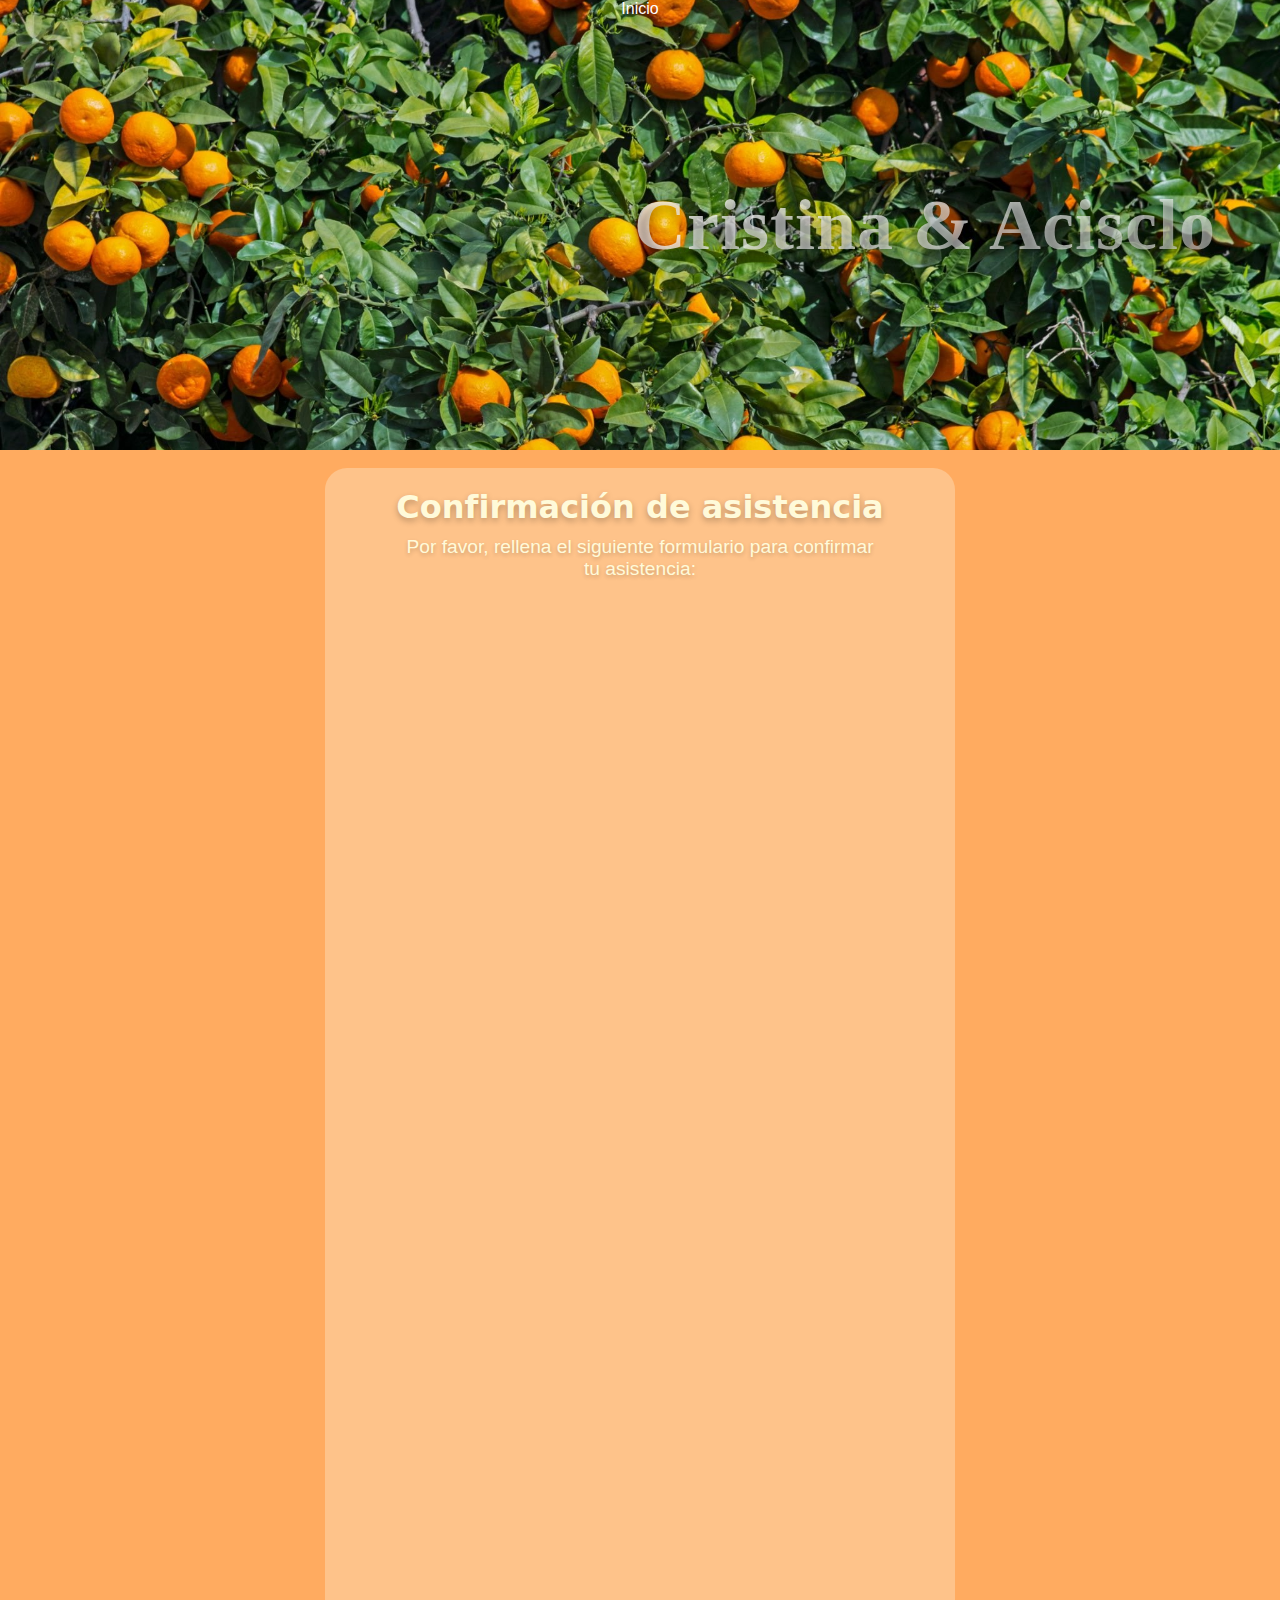
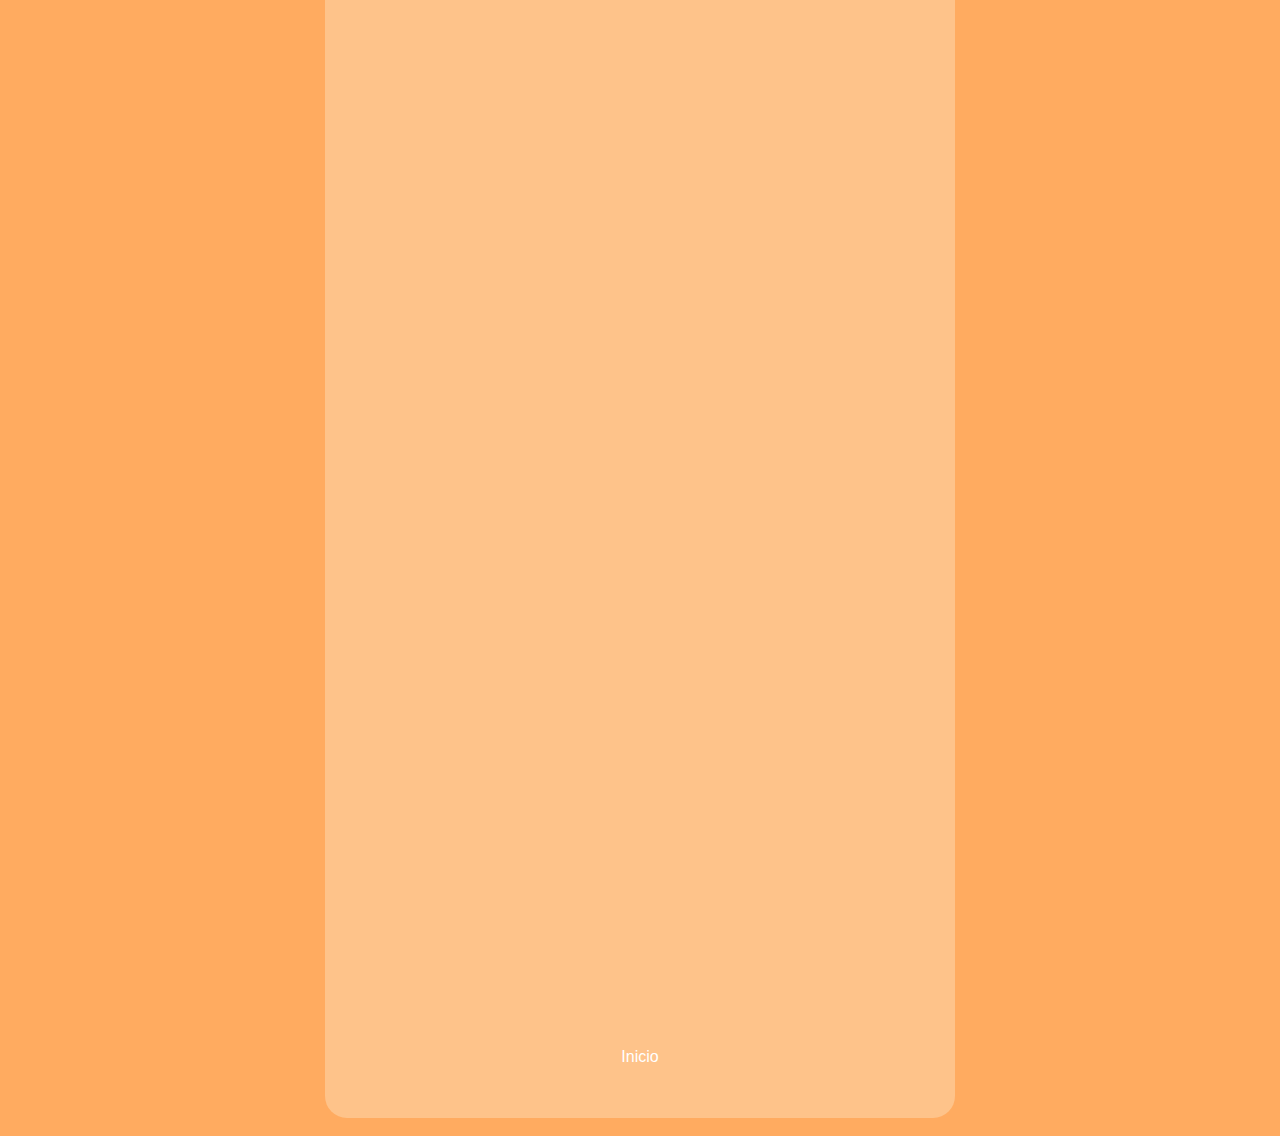
<file: rsvp.html>
<!DOCTYPE html>
<html lang="es">
<head>
  <meta charset="UTF-8" />
  <meta name="viewport" content="width=device-width, initial-scale=1.0"/>
  <title>RSVP</title>
  <link rel="stylesheet" href="styles.css" />
</head>
<body>

  <header>
    <h1>Cristina & Acisclo</h1>
    <nav>
      <ul>
		<a href="index.html" class="rsvp-button rsvp-in-header">Inicio</a>
      </ul>
    </nav>
  </header>

  <main>
    <section class="rsvp">
      <h2>Confirmación de asistencia</h2>
      <p>Por favor, rellena el siguiente formulario para confirmar tu asistencia:</p>
	  <div class="empty-space"></div> <!-- Línea vacía -->

      <iframe src="https://docs.google.com/forms/d/e/1FAIpQLSfIuxu272cRet4rL5w6NBbH4vSBOTYLDx5CKndDWLQEqWyvwQ/viewform?fbzx=-4166142589779218466/viewform?embedded=true" width="100%" height="2000" frameborder="0" marginheight="0" marginwidth="0">Cargando formulario…</iframe>
	  <div class="empty-space"></div> <!-- Línea vacía -->
	  <a href="index.html" class="rsvp-button">Inicio</a>
	  <div class="empty-space"></div> <!-- Línea vacía -->
    </section>
  </main>

</body>
</html>
</file>
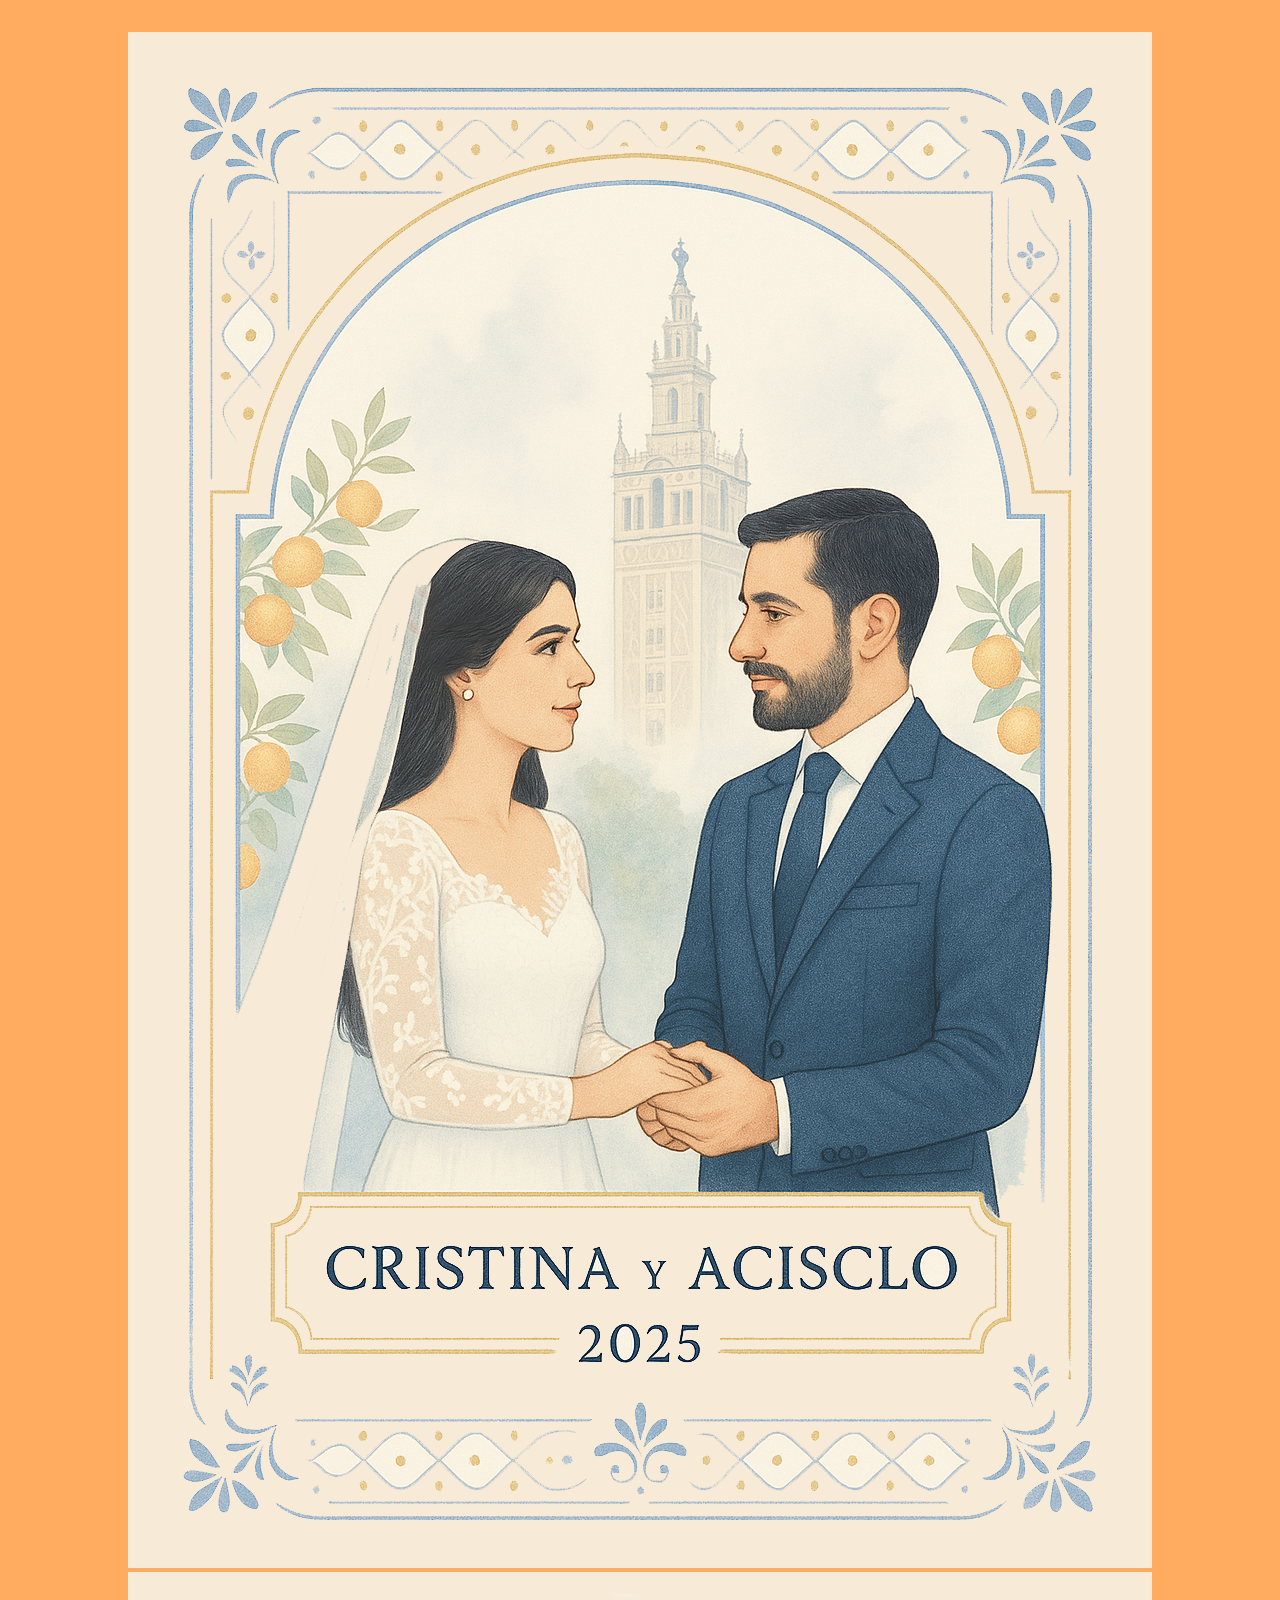
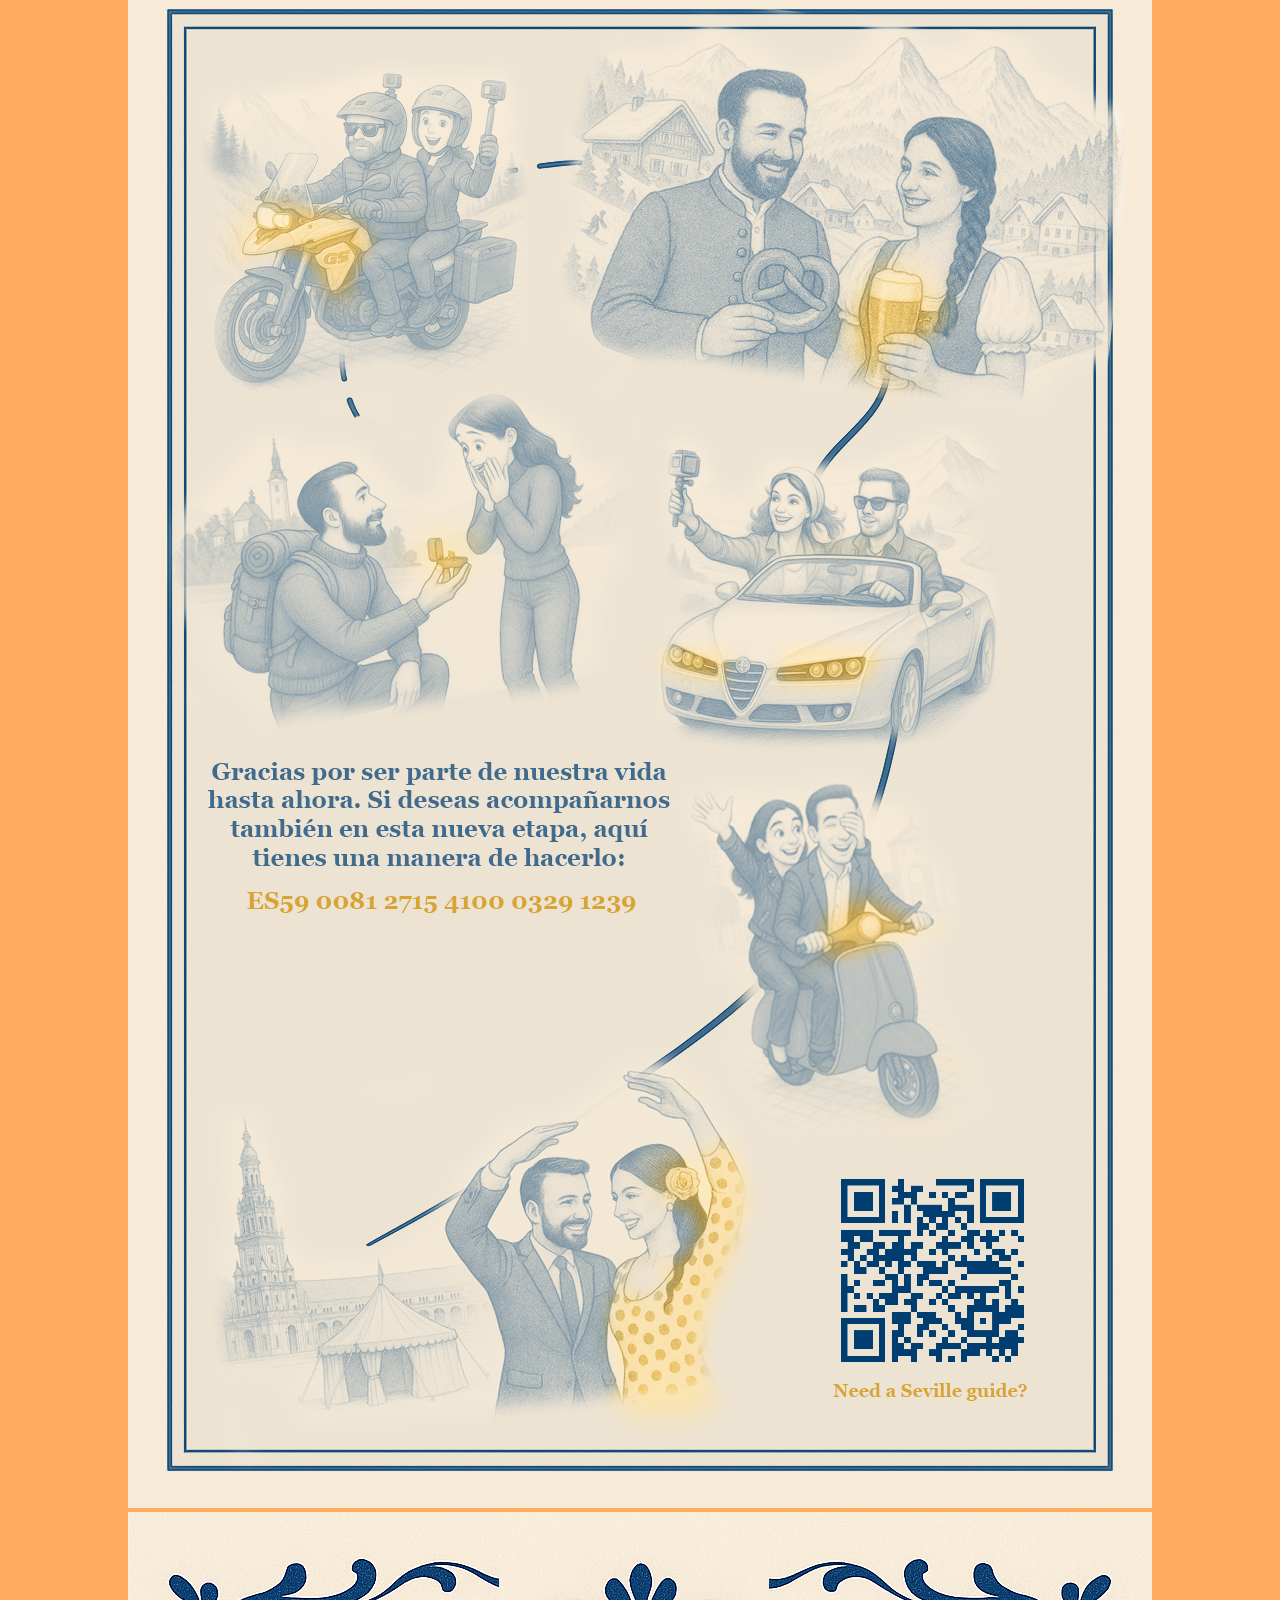
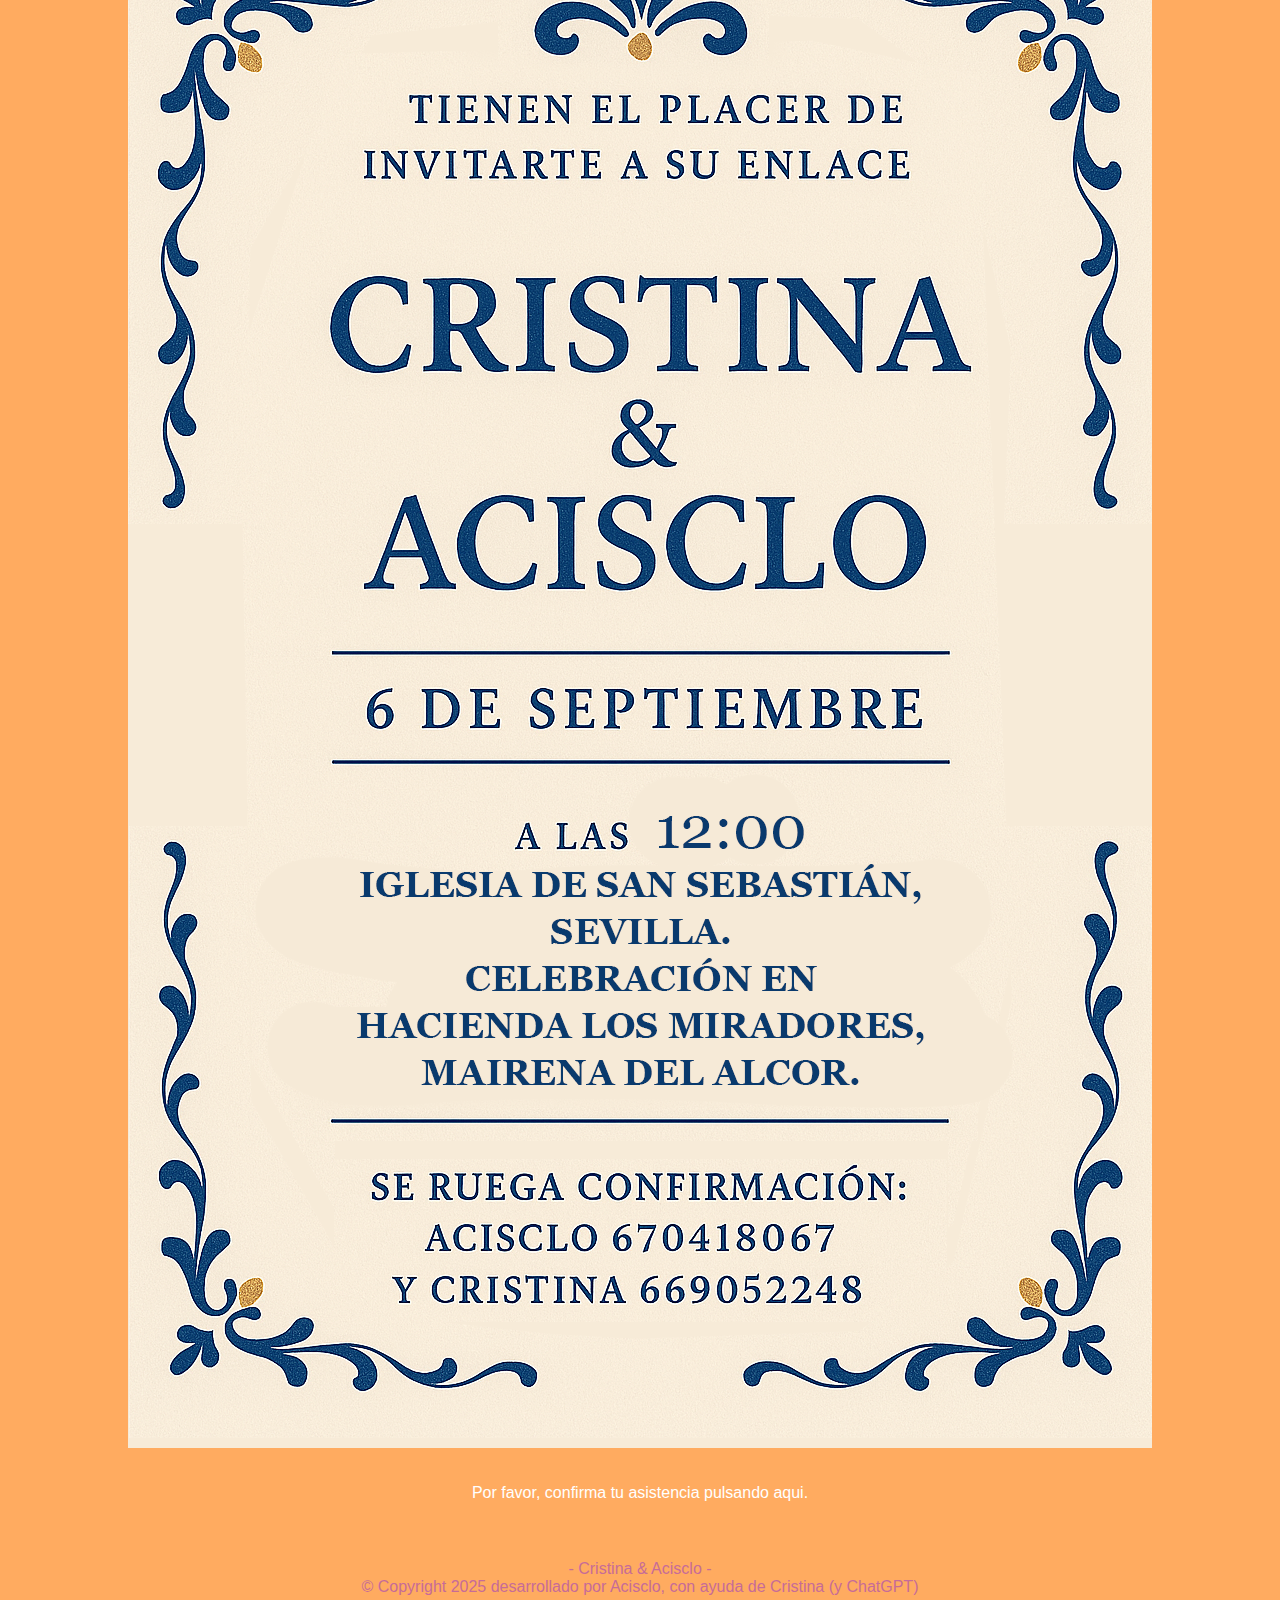
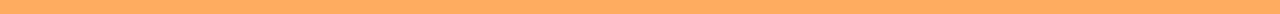
<file: inv/inv.html>
<!DOCTYPE html>
<html lang="en">
<head>
  <meta charset="UTF-8" />
  <meta name="viewport" content="width=device-width, initial-scale=1.0" />
  <link rel="stylesheet" href="../styles.css?version=2">
  <link rel="icon" href="../favicon.ico" type="image/x-icon">
  <title>Invitación</title>
</head>
<body class="invitation-page">
  <div class="empty-space"></div> <!-- Línea vacía -->
  <div class="gallery">
    <img src="cover.png" alt="Invitación Portada">
    <img src="innie1.png" alt="Invitación Página Segunda">
    <img src="innie2.png" alt="Invitación Página Tercera">
  </div>
  <div class="empty-space"></div> <!-- Línea vacía -->
  <a href="../rsvp.html" class="rsvp-button">Por favor, confirma tu asistencia pulsando aqui.</a>
  <div class="empty-space"></div> <!-- Línea vacía -->
      <footer style="text-align: center; margin-top: 40px; color: #c76b98;">
        <p><br>
        - Cristina & Acisclo -</p>
		<p>© Copyright 2025 desarrollado por Acisclo, con ayuda de Cristina (y ChatGPT)</p>
		<br>
    </footer>
</body>
</html>
</file>
<file: styles.css>
/* Reset margins and padding */
* {
    margin: 0;
    padding: 0;
    box-sizing: border-box;
}

/* Body and background color */
body {
    background-color: #FFAB60;
    color: #fffad9;
    font-family: 'Inter', -apple-system, BlinkMacSystemFont, 'Segoe UI', Roboto, Oxygen, Ubuntu, Cantarell, sans-serif;
    text-align: center;
	text-rendering: optimizeLegibility;
    -webkit-font-smoothing: antialiased;
}

/* Header styles */
header {
    position: relative; /* Establish positioning context */
    overflow: hidden;   /* Optional: hides any overflow, if necessary */
	width: 100%;
    height: 50vh; /* 50% of the viewport height */
	background: url('header-image.jpg') no-repeat center center/cover;
}

.header-img {
    width: 100%;
    height: auto;
}

.empty-space {
    height: 0;
    margin: 2em 0; /* 1em = altura de la fuente */
}

h1 {
    font-family: 'Playfair Display', serif;
    font-size: clamp(2rem, 6vw, 4.5rem); /* Responsive typography */
    font-weight: 700; /* Stronger weight for emphasis */
    letter-spacing: 1px; /* Adds modern spacing */
    
    background: linear-gradient(135deg, rgba(255, 255, 255, 0.9), rgba(255, 255, 255, 0.6));
    -webkit-background-clip: text;
    -webkit-text-fill-color: transparent; /* Subtle gradient effect */
    
    text-shadow: 0 4px 10px rgba(0, 0, 0, 0.3); /* Softer shadow */
    
    position: absolute;
    right: 5%;
    top: 50%;
    transform: translateY(-50%);
    
    width: 70%;
    text-align: right; /* Aligns text to the right */
}

/* Hamburger Menu Styles */
.hamburger {
    display: block;
    cursor: pointer;
    width: 5vh;
    height: 30vh;
    position: fixed;
	top: 3vh; 
    left: 2vh;   
    z-index: 1000;
    padding: 10px;
	/* Optional border for debugging */
    /* border: 1px solid red; */
}

.hamburger span {
    display: block;
    background-color: white;
    height: 4px;
    width: 100%;
    position: absolute;
    left: 0;
    transition: all 0.3s ease;
}

.hamburger span:nth-child(1) {
    top: 0;
}

.hamburger span:nth-child(2) {
    top: 12px;
}

.hamburger span:nth-child(3) {
    top: 24px;
}

/* Checkbox to toggle menu */
.menu-toggle {
    display: none; /* Hide the checkbox, it’s only used for controlling the menu */
}

/* Menu styles - initially hidden */
#menu {
    display: none;
    background-color: rgba(51, 51, 51, 0.75);  /* Dark gray with 50% transparency */
    position: fixed;
    padding: 10px;
    color: #fffad9;
    z-index: 2;
    top: 3vh;           /* Stick it to the bottom */
    left: 10vh;
    border-radius: 10px; /* Adjust the value for more or less rounding */
    /* Optional border for debugging */
}

/* Show the menu when the checkbox is checked */
#menu-toggle:checked ~ #menu {
    display: block;
}


/* Section Styling */
section {
    padding: 20px 10px;
	background-color: #fec38a;  /* Replace with your desired background color */
    border-radius: 22px;        /* Adjust the value for more or less rounding */
	width: 80%;                      /* 80% of the viewport width */
    max-width: 70vh;                /* But no wider than 800px */
    margin: 2vh auto;               /* Center horizontally with auto left/right margins, and add vertical spacing */
}

section h2 {
	font-family: 'Space Grotesk', system-ui, -apple-system, sans-serif;
	text-shadow: 0 3px 6px rgba(0, 0, 0, 0.25);
	font-weight: 600;
    font-size: 2em;
    margin-bottom: 10px;
}

section p {
    font-size: 1.2em;
    color: #fffad9;
	max-width: 80%;
	text-shadow: 0 2px 4px rgba(0, 0, 0, 0.2);
    margin-left: auto;  /* Empuja hacia la derecha */
    margin-right: auto; /* Empuja hacia la izquierda */
    width: 100%;        /* Ancho flexible (adaptativo) */
}

/* Remove default list styling for all ul elements */
ul {
    list-style: none; /* Remove bullets */
    margin: 0;        /* Remove default margin */
    padding: 0;       /* Remove default padding */
}

/* General styling for all li elements */
li {
    margin-bottom: 10px;   /* Add space between list items */
    font-size: 1.1em;      /* Adjust font size */
    font-size: 1.2em;
    color: #fffad9;
	max-width: 80%;
	text-shadow: 0 2px 4px rgba(0, 0, 0, 0.2);
    margin-left: auto;  /* Empuja hacia la derecha */
    margin-right: auto; /* Empuja hacia la izquierda */
    width: 100%;        /* Ancho flexible (adaptativo) */
    line-height: 1.5;      /* Improve readability */
}

/* Styling for any .emoji span inside li elements */
li .emoji {
    margin-right: 10px;    /* Space between the emoji and the text */
    font-size: 1.2em;      /* Slightly larger emoji */
}

/* Custom link styles */
a {
  position: relative;
  color: white;
  text-decoration: none;
  transition: color 0.3s ease;
}

a::after {
  content: "";
  position: absolute;
  left: 0;
  bottom: -2px;
  width: 0;
  height: 2px;
  background-color: #FFF;
  transition: width 0.3s ease;
}

a:hover::after,
a:focus::after {
  width: 100%;
}

a:hover,
a:focus {
  color: #FFF;
}
</file>
